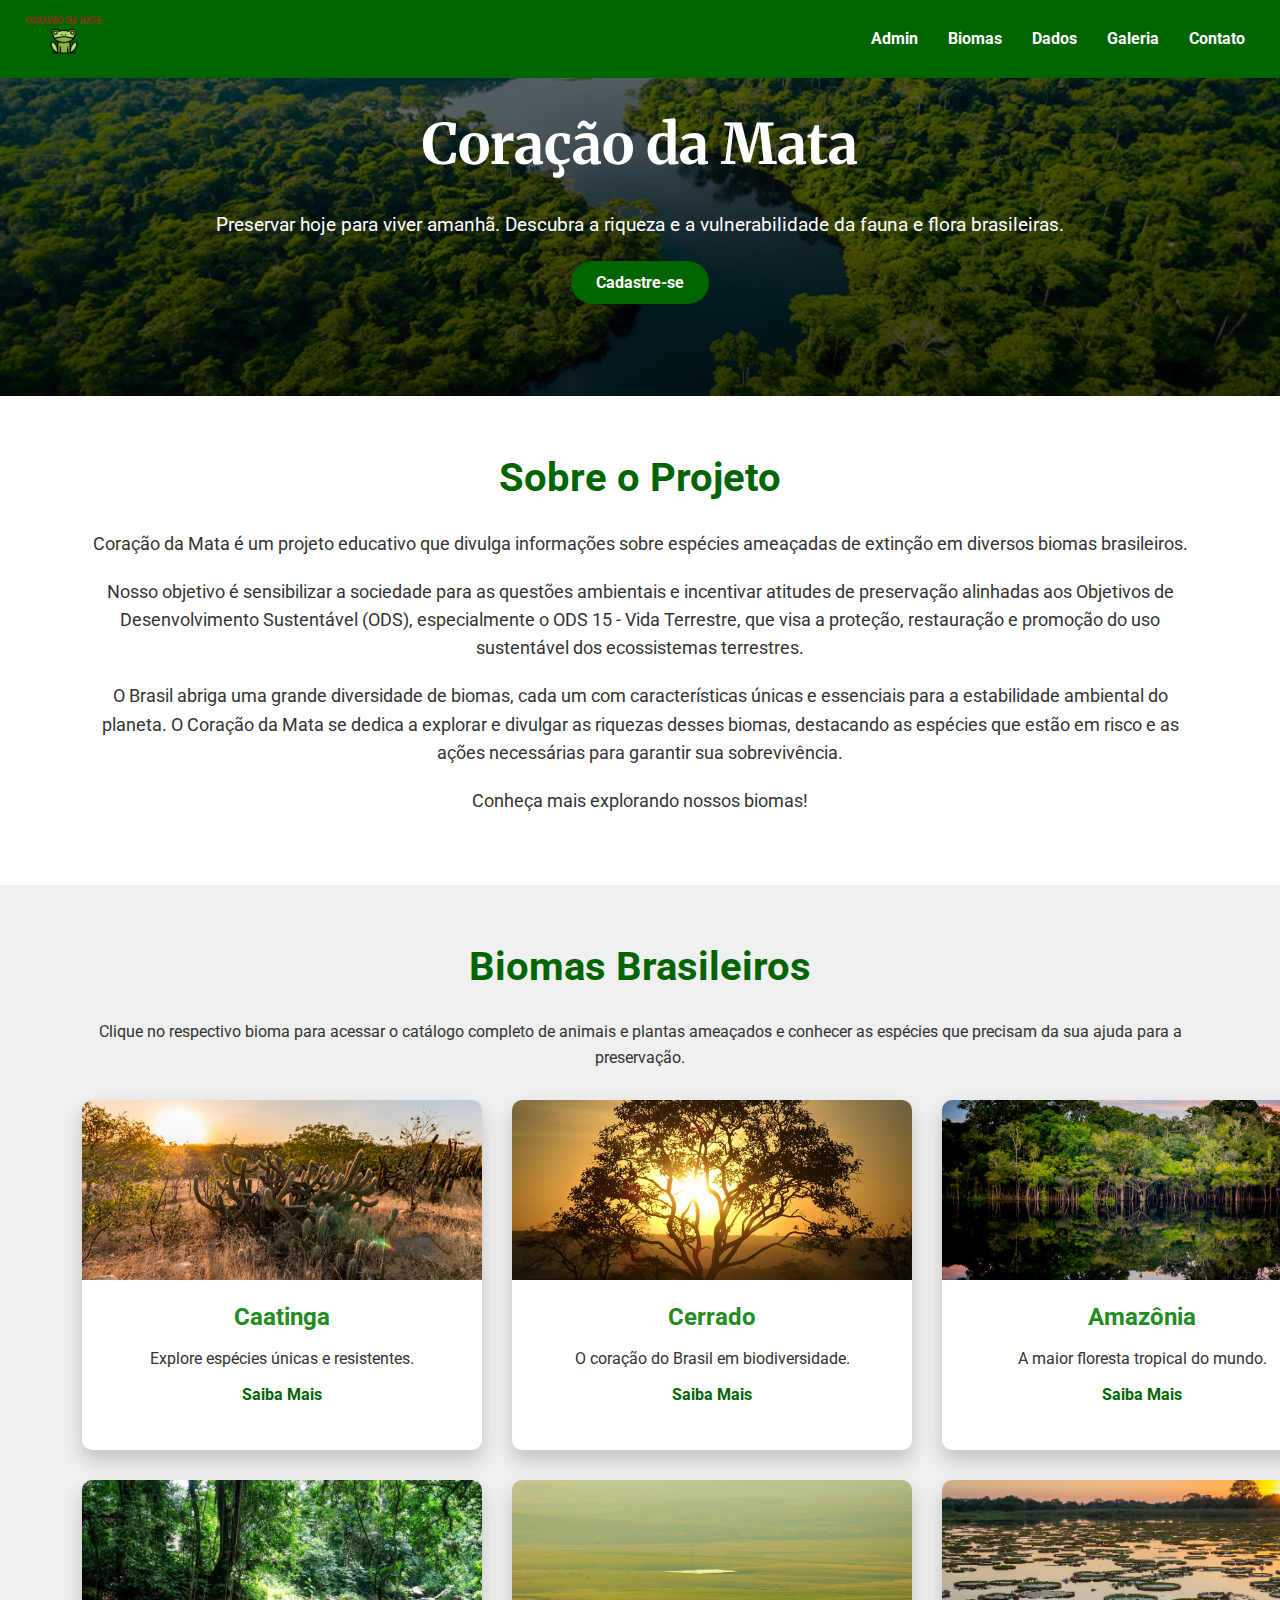
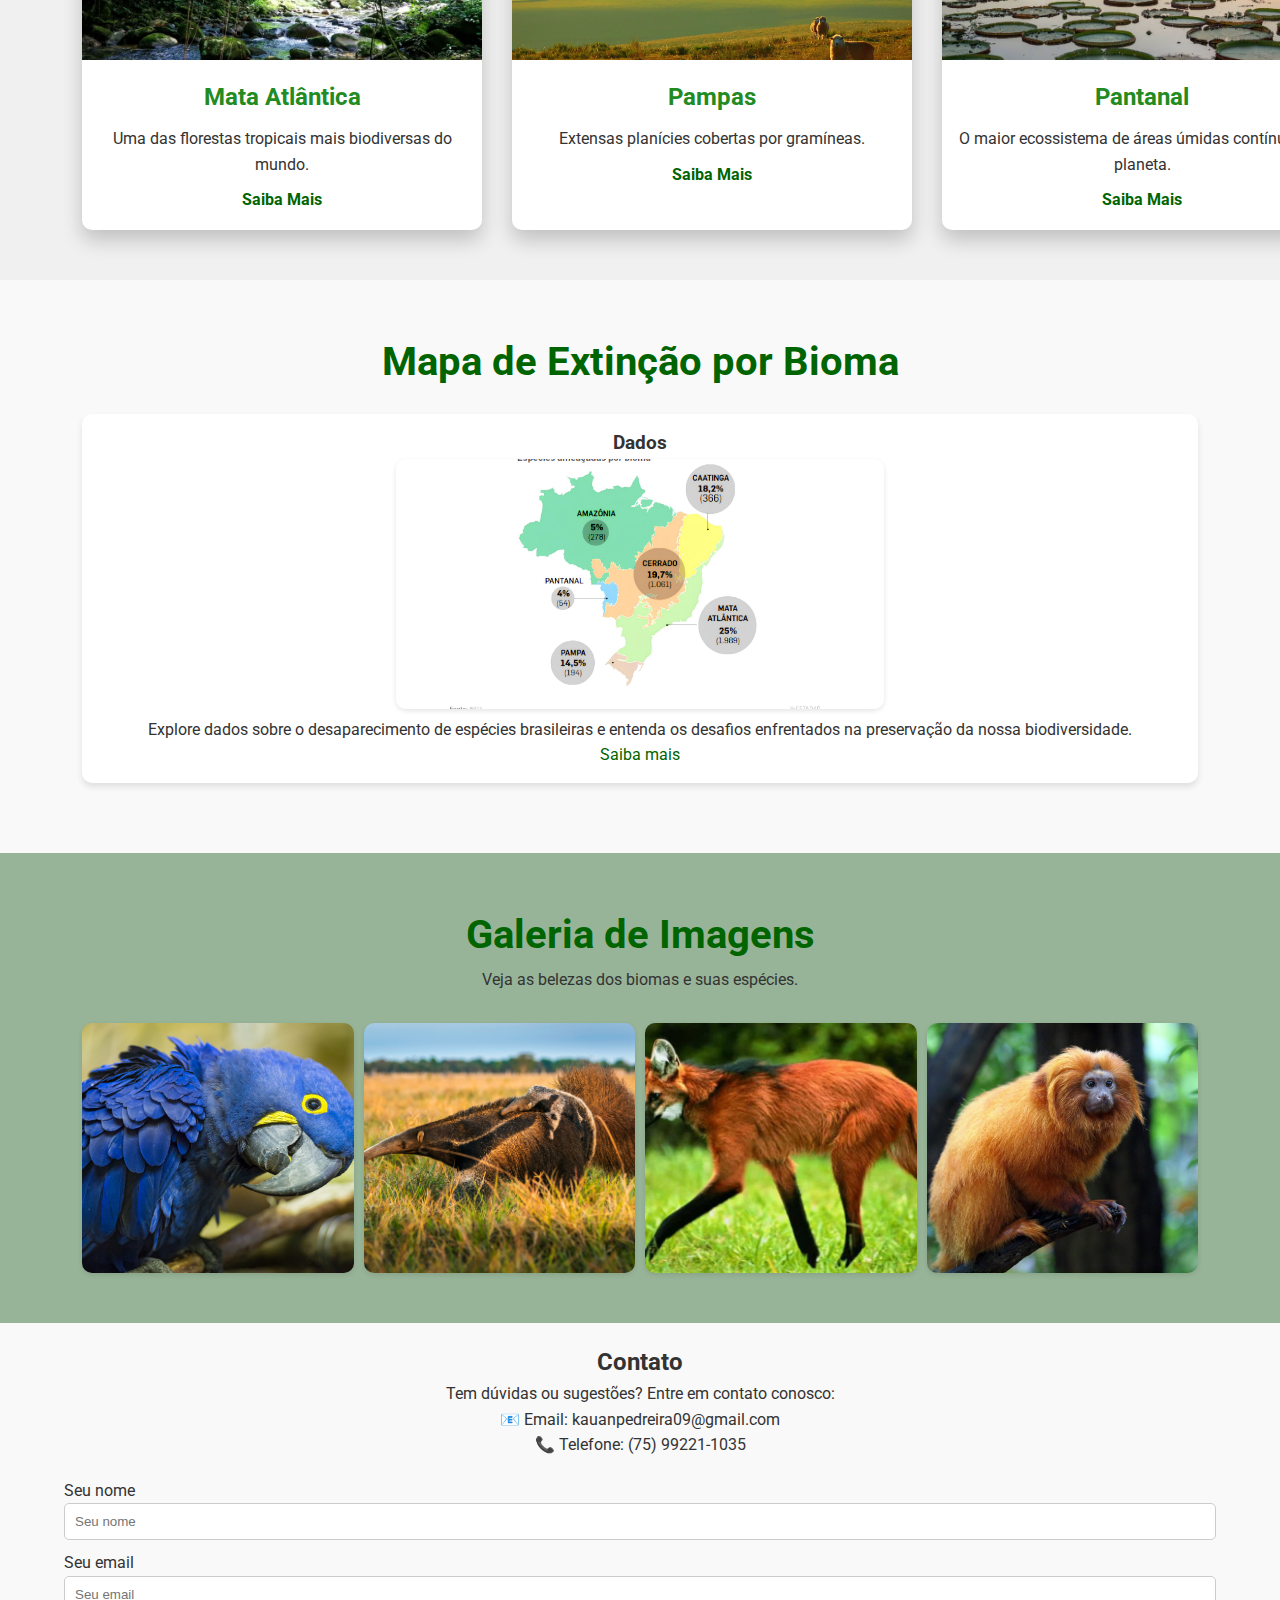
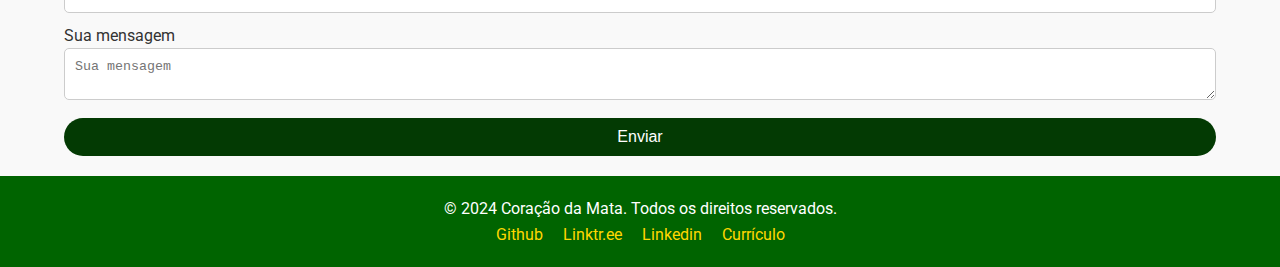
<file: index.html>
<!DOCTYPE html>
<html lang="pt-BR">
<head>
    <meta charset="UTF-8">
    <meta name="viewport" content="width=device-width, initial-scale=1.0">
    <meta name="description" content="Coração da Mata - Um projeto educativo dedicado à preservação ambiental e sensibilização sobre espécies ameaçadas nos biomas brasileiros.">
    <title>Coração da Mata</title>
    <link href="https://fonts.googleapis.com/css2?family=Roboto:wght@400;700&family=Merriweather:wght@400;700&display=swap" rel="stylesheet">
    <link rel="stylesheet" href="styles.css">
</head>
<body>
    <header class="hero">
        <nav class="navigation">
            <div class="logo">
                <img src="./image/logo.png" alt="Logotipo do projeto Coração da Mata" />
            </div>
            <ul class="menu">
                <li><a href="admin.html">Admin</a></li>
                <li><a href="#biomes">Biomas</a></li>
                <li><a href="#dados">Dados</a></li>
                <li><a href="#gallery">Galeria</a></li>
                <li><a href="#contact">Contato</a></li>
            </ul>
        </nav>
        <div class="container hero-content">
            <h1>Coração da Mata</h1>
            <p>Preservar hoje para viver amanhã. Descubra a riqueza e a vulnerabilidade da fauna e flora brasileiras.</p>
            <a href="cadastro.html" class="cta-button">Cadastre-se</a>
        </div>
    </header>

    <main>
        <section id="about" class="about">
            <div class="container">
                <h2>Sobre o Projeto</h2>
                <p>Coração da Mata é um projeto educativo que divulga informações sobre espécies ameaçadas de extinção em diversos biomas brasileiros.</p>
                <p>Nosso objetivo é sensibilizar a sociedade para as questões ambientais e incentivar atitudes de preservação alinhadas aos Objetivos de Desenvolvimento Sustentável (ODS), especialmente o ODS 15 - Vida Terrestre, que visa a proteção, restauração e promoção do uso sustentável dos ecossistemas terrestres.</p>

                <p>O Brasil abriga uma grande diversidade de biomas, cada um com características únicas e essenciais para a estabilidade ambiental do planeta. O Coração da Mata se dedica a explorar e divulgar as riquezas desses biomas, destacando as espécies que estão em risco e as ações necessárias para garantir sua sobrevivência.</p>
                <p>Conheça mais explorando nossos biomas!</p>
            </div>
        </section>

        <section id="biomes" class="biomes">
            <div class="container">
                <h2>Biomas Brasileiros</h2>
                <p>Clique no respectivo bioma para acessar o catálogo completo de animais e plantas ameaçados e conhecer as espécies que precisam da sua ajuda para a preservação.</p>
                <div class="biomes-grid">
                    <div class="biome">
                        <img src="./image/caatinga.jpg" alt="Caatinga" class="biome-img" loading="lazy">
                        <h3>Caatinga</h3>
                        <p>Explore espécies únicas e resistentes.</p>
                        <a href="caatinga.html" class="learn-more">Saiba Mais</a>
                    </div>
                    <div class="biome">
                        <img src="./image/cerrado.jpg" alt="Cerrado" class="biome-img" loading="lazy">
                        <h3>Cerrado</h3>
                        <p>O coração do Brasil em biodiversidade.</p>
                        <a href="cerrado.html" class="learn-more">Saiba Mais</a>
                    </div>
                    <div class="biome">
                        <img src="./image/amazonia.jpg" alt="Amazônia" class="biome-img" loading="lazy">
                        <h3>Amazônia</h3>
                        <p>A maior floresta tropical do mundo.</p>
                        <a href="amazonia.html" class="learn-more">Saiba Mais</a>
                    </div>
                    <div class="biome">
                        <img src="./image/mata-atlantica.jpg" alt="Mata Atlântica" class="biome-img" loading="lazy">
                        <h3>Mata Atlântica</h3>
                        <p>Uma das florestas tropicais mais biodiversas do mundo.</p>
                        <a href="atlantica.html" class="learn-more">Saiba Mais</a>
                    </div>
                    <div class="biome">
                        <img src="./image/pampas.jpg" alt="Pampas" class="biome-img" loading="lazy">
                        <h3>Pampas</h3>
                        <p>Extensas planícies cobertas por gramíneas.</p>
                        <a href="pampa.html" class="learn-more">Saiba Mais</a>
                    </div>
                    <div class="biome">
                        <img src="./image/pantanal.jpg" alt="Pantanal" class="biome-img" loading="lazy">
                        <h3>Pantanal</h3>
                        <p>O maior ecossistema de áreas úmidas contínuas do planeta.</p>
                        <a href="pantanal.html" class="learn-more">Saiba Mais</a>
                    </div>
                </div>
            </div>
        </section>

        <section id="dados" class="dados">
            <div class="container">
                <h2>Mapa de Extinção por Bioma</h2>
                <ul class="event-list">
                    <li>
                        <h3>Dados</h3>
                        <img src="./image/mapa.jpg" alt="Mapa de Extinção" loading="lazy">
                        <p>Explore dados sobre o desaparecimento de espécies brasileiras e entenda os desafios enfrentados na preservação da nossa biodiversidade.</p>
                        <a href="#">Saiba mais</a>
                    </li>
                </ul>
            </div>
        </section>

        <section id="gallery" class="gallery">
            <div class="container">
                <h2>Galeria de Imagens</h2>
                <p>Veja as belezas dos biomas e suas espécies.</p>
                <div class="gallery-grid">
                    <img src="./image/arara.jpeg" alt="Arara Azul" loading="lazy">
                    <img src="./image/tamandua.jpg" alt="Tamanduá Bandeira" loading="lazy">
                    <img src="./image/loboguara.jpg" alt="Lobo Guará" loading="lazy">
                    <img src="./image/mico.jpg" alt="Mico Leão Dourado" loading="lazy">
                </div>
            </div>
        </section>

        <section id="contact" class="contact">
            <div class="container">
                <h2>Contato</h2>
                <p>Tem dúvidas ou sugestões? Entre em contato conosco:</p>
                <ul>
                    <p><span>📧</span> Email: kauanpedreira09@gmail.com</p>
                    <p><span>📞</span> Telefone: (75) 99221-1035</p>
                </ul>
                <form class="contact-form">
                    <label for="name">Seu nome</label>
                    <input type="text" id="name" name="name" placeholder="Seu nome" maxlength="50" required>
                    
                    <label for="email">Seu email</label>
                    <input type="email" id="email" name="email" placeholder="Seu email" maxlength="100" required>
                    
                    <label for="message">Sua mensagem</label>
                    <textarea id="message" name="message" placeholder="Sua mensagem" maxlength="500" required></textarea>
                    
                    <button type="submit" aria-label="Enviar mensagem">Enviar</button>
                </form>
            </div>
        </section>
    </main>

    <footer>
        <div class="container">
            <p>&copy; 2024 Coração da Mata. Todos os direitos reservados.</p>
            <ul class="social-media">
                <li><a href="https://github.com/KauanPedreira" aria-label="Acesse nosso GitHub">Github</a></li>
                <li><a href="https://linktr.ee/kauanpedreira" aria-label="Veja nosso Linktree">Linktr.ee</a></li>
                <li><a href="https://www.linkedin.com/in/kauanpedreira/" aria-label="Nosso LinkedIn">Linkedin</a></li>
                <li><a href="https://kauanpedreira.github.io/Curriculo/" aria-label="Currículo">Currículo</a></li>
            </ul>
        </div>
    </footer>
</body>
</html>
</file>
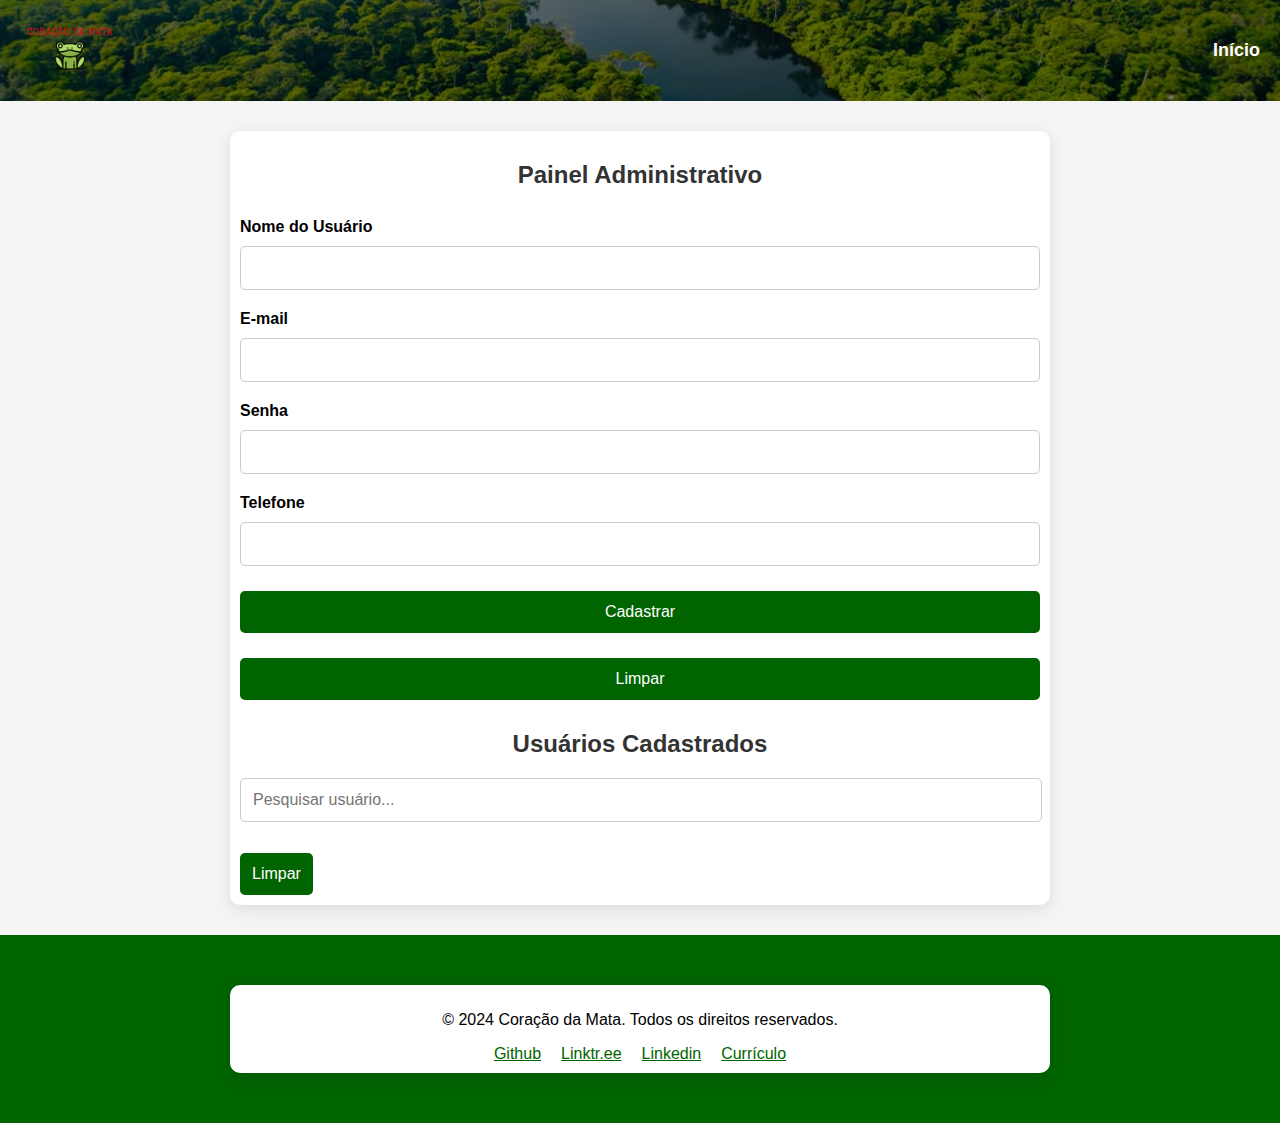
<file: admin.html>
<!DOCTYPE html>
<html lang="pt-BR">
<head>
    <meta charset="UTF-8">
    <meta name="viewport" content="width=device-width, initial-scale=1.0">
    <title>Admin - Coração da Mata</title>
    <link rel="stylesheet" href="admin.css">
</head>
<body>
    <header class="hero">
        <nav class="navigation">
            <div class="logo">
                <img src="./image/logo.png" alt="Logo Coração da Mata" />
            </div>
            <ul class="menu">
                <li><a href="index.html">Início</a></li>
            </ul>
        </nav>
    </header>

    <main class="container">
        <section class="form-section">
            <h2>Painel Administrativo</h2>
            <form id="admin-form">
                <label for="nome">Nome do Usuário</label>
                <input type="text" id="nome" name="nome" required>

                <label for="email">E-mail</label>
                <input type="email" id="email" name="email" required>

                <label for="senha">Senha</label>
                <input type="password" id="senha" name="senha" required>

                <label for="telefone">Telefone</label>
                <input type="tel" id="telefone" name="telefone" required>

                <button type="button" id="cadastrar">Cadastrar</button>
                <button type="button" id="limpar-campos">Limpar</button>
            </form>
        </section>

        <section class="lista-usuarios">
            <h2>Usuários Cadastrados</h2>
            <input type="text" id="pesquisa" placeholder="Pesquisar usuário...">
            <ul id="lista"></ul>
            <button type="button" id="limpar">Limpar</button>
        </section>
    </main>
    
    <script src="admin.js" defer></script>


    <footer>
        <div class="container">
            <p>&copy; 2024 Coração da Mata. Todos os direitos reservados.</p>
            <ul class="social-media">
                <li><a href="https://github.com/KauanPedreira" aria-label="Acesse nosso GitHub">Github</a></li>
                <li><a href="https://linktr.ee/kauanpedreira" aria-label="Veja nosso Linktree">Linktr.ee</a></li>
                <li><a href="https://www.linkedin.com/in/kauanpedreira/" aria-label="Nosso LinkedIn">Linkedin</a></li>
                <li><a href="https://kauanpedreira.github.io/Curriculo/" aria-label="Currículo">Currículo</a></li>
            </ul>
        </div>
    </footer>
    
</body>
</html>
</file>
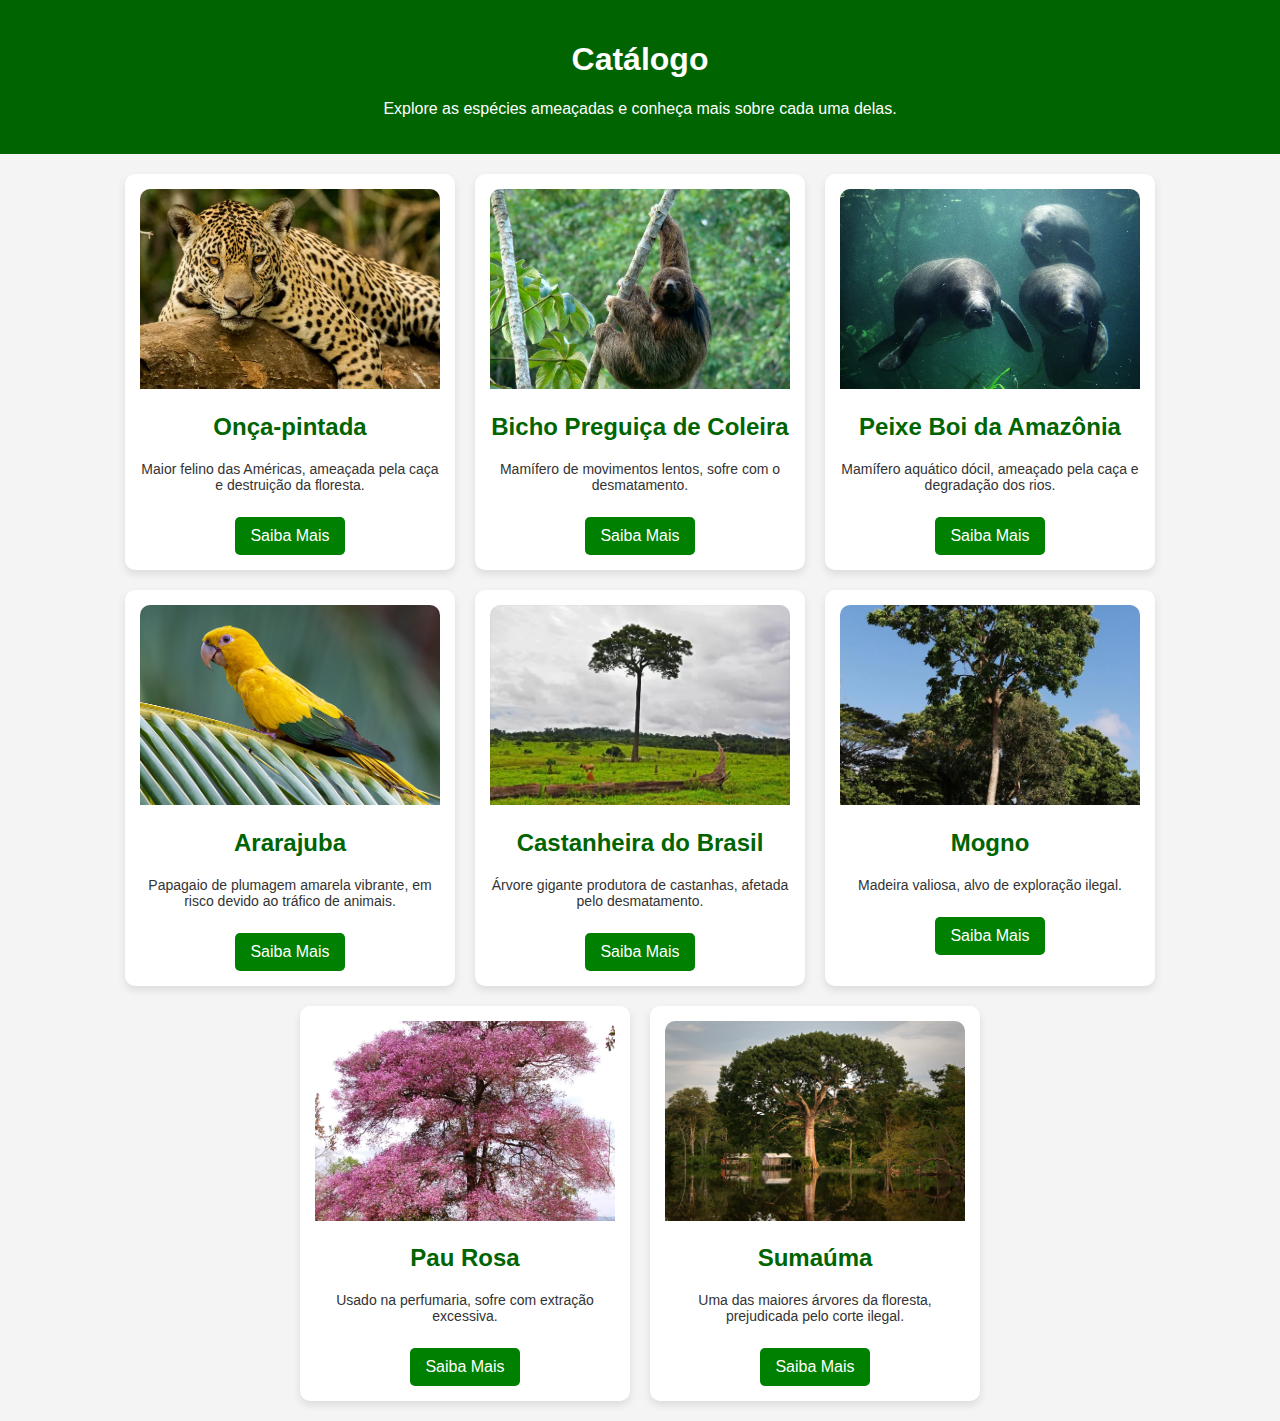
<file: amazonia.html>
<!DOCTYPE html>
<html lang="pt-BR">
<head>
    <meta charset="UTF-8">
    <meta name="viewport" content="width=device-width, initial-scale=1.0">
    <title>Catálogo de Animais</title>
    <link rel="stylesheet" href="amazonia.css">
</head>
<body>
    
    <header>
        <h1>Catálogo</h1>
        <p>Explore as espécies ameaçadas e conheça mais sobre cada uma delas.</p>
    </header>
    
    <section class="catalogo">
        <div class="card">
            <img src="./amazonia/onca.webp" alt="Onça-pintada">
            <h2>Onça-pintada</h2>
            <p>Maior felino das Américas, ameaçada pela caça e destruição da floresta.</p>
            <a href="#">Saiba Mais</a>
        </div>

        <div class="card">
            <img src="./amazonia/preguica.webp" alt="Bicho-preguiça-de-coleira">
            <h2>Bicho Preguiça de Coleira</h2>
            <p>Mamífero de movimentos lentos, sofre com o desmatamento.</p>
            <a href="#">Saiba Mais</a>
        </div>

        <div class="card">
            <img src="./amazonia/boi.webp" alt="Peixe-boi-da-amazônia">
            <h2>Peixe Boi da Amazônia</h2>
            <p>Mamífero aquático dócil, ameaçado pela caça e degradação dos rios.</p>
            <a href="#">Saiba Mais</a>
        </div>

        <div class="card">
            <img src="./amazonia/ararajuba.jpg" alt="ararajuba">
            <h2>Ararajuba</h2>
            <p>Papagaio de plumagem amarela vibrante, em risco devido ao tráfico de animais.</p>
            <a href="#">Saiba Mais</a>
        </div>

        <div class="card">
            <img src="./amazonia/castanheira.webp" alt="Castanheira-do-Brasil">
            <h2>Castanheira do Brasil</h2>
            <p>Árvore gigante produtora de castanhas, afetada pelo desmatamento.</p>
            <a href="#">Saiba Mais</a>
        </div>

        <div class="card">
            <img src="./amazonia/mogno.jpg" alt="Mogno">
            <h2>Mogno</h2>
            <p>Madeira valiosa, alvo de exploração ilegal.</p>
            <a href="#">Saiba Mais</a>
        </div>

        <div class="card">
            <img src="./amazonia/rosa.webp" alt="Pau-rosa">
            <h2>Pau Rosa</h2>
            <p> Usado na perfumaria, sofre com extração excessiva.</p>
            <a href="#">Saiba Mais</a>
        </div>

        <div class="card">
            <img src="./amazonia/sumauma.png" alt="Sumauma">
            <h2>Sumaúma</h2>
            <p>Uma das maiores árvores da floresta, prejudicada pelo corte ilegal.</p>
            <a href="#">Saiba Mais</a>
        </div>
    </section>
</body>
</html>
</file>
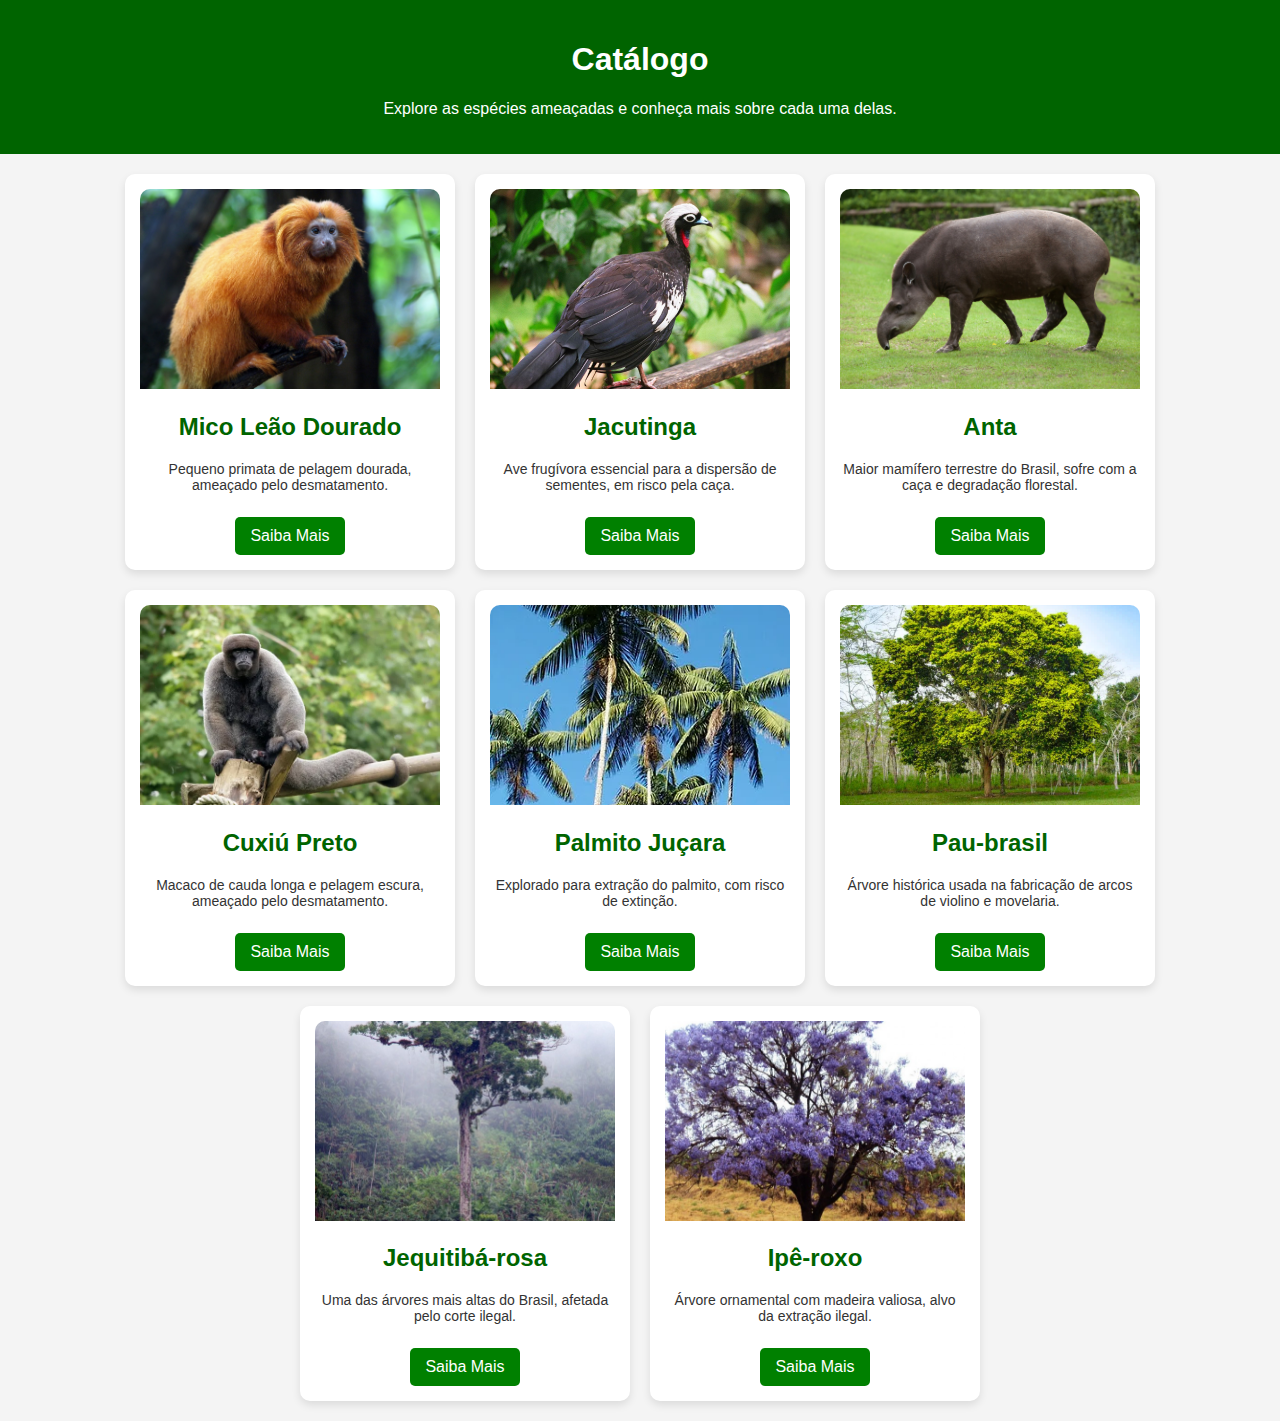
<file: atlantica.html>
<!DOCTYPE html>
<html lang="pt-BR">
<head>
    <meta charset="UTF-8">
    <meta name="viewport" content="width=device-width, initial-scale=1.0">
    <title>Catálogo de Animais</title>
    <link rel="stylesheet" href="atlantica.css">
</head>
<body>
    
    <header>
        <h1>Catálogo</h1>
        <p>Explore as espécies ameaçadas e conheça mais sobre cada uma delas.</p>
    </header>
    
    <section class="catalogo">
        <div class="card">
            <img src="./image/mico.jpg" alt="Mico-leão-dourado">
            <h2>Mico Leão Dourado</h2>
            <p>Pequeno primata de pelagem dourada, ameaçado pelo desmatamento.</p>
            <a href="#">Saiba Mais</a>
        </div>

        <div class="card">
            <img src="./atlantica/jacutinga.jpg" alt="jacutinga">
            <h2>Jacutinga</h2>
            <p>Ave frugívora essencial para a dispersão de sementes, em risco pela caça.</p>
            <a href="#">Saiba Mais</a>
        </div>

        <div class="card">
            <img src="./atlantica/anta.jpg" alt="anta">
            <h2>Anta</h2>
            <p>Maior mamífero terrestre do Brasil, sofre com a caça e degradação florestal.</p>
            <a href="#">Saiba Mais</a>
        </div>

        <div class="card">
            <img src="./atlantica/caxiu.webp" alt="Cuxiú-preto">
            <h2>Cuxiú Preto</h2>
            <p>Macaco de cauda longa e pelagem escura, ameaçado pelo desmatamento.</p>
            <a href="#">Saiba Mais</a>
        </div>

        <div class="card">
            <img src="./atlantica/jucara.webp" alt="Palmito-jucara">
            <h2>Palmito Juçara</h2>
            <p>Explorado para extração do palmito, com risco de extinção.</p>
            <a href="#">Saiba Mais</a>
        </div>

        <div class="card">
            <img src="./atlantica/brasil.webp" alt="Pau-brasil">
            <h2>Pau-brasil</h2>
            <p>Árvore histórica usada na fabricação de arcos de violino e movelaria.</p>
            <a href="#">Saiba Mais</a>
        </div>

        <div class="card">
            <img src="./atlantica/jequitiba.jpg" alt="Jequitiba-rosa">
            <h2>Jequitibá-rosa</h2>
            <p> Uma das árvores mais altas do Brasil, afetada pelo corte ilegal.</p>
            <a href="#">Saiba Mais</a>
        </div>

        <div class="card">
            <img src="./atlantica/roxo.jpg" alt="Ipe-roxo">
            <h2>Ipê-roxo</h2>
            <p>Árvore ornamental com madeira valiosa, alvo da extração ilegal.</p>
            <a href="#">Saiba Mais</a>
        </div>
    </section>
</body>
</html>
</file>
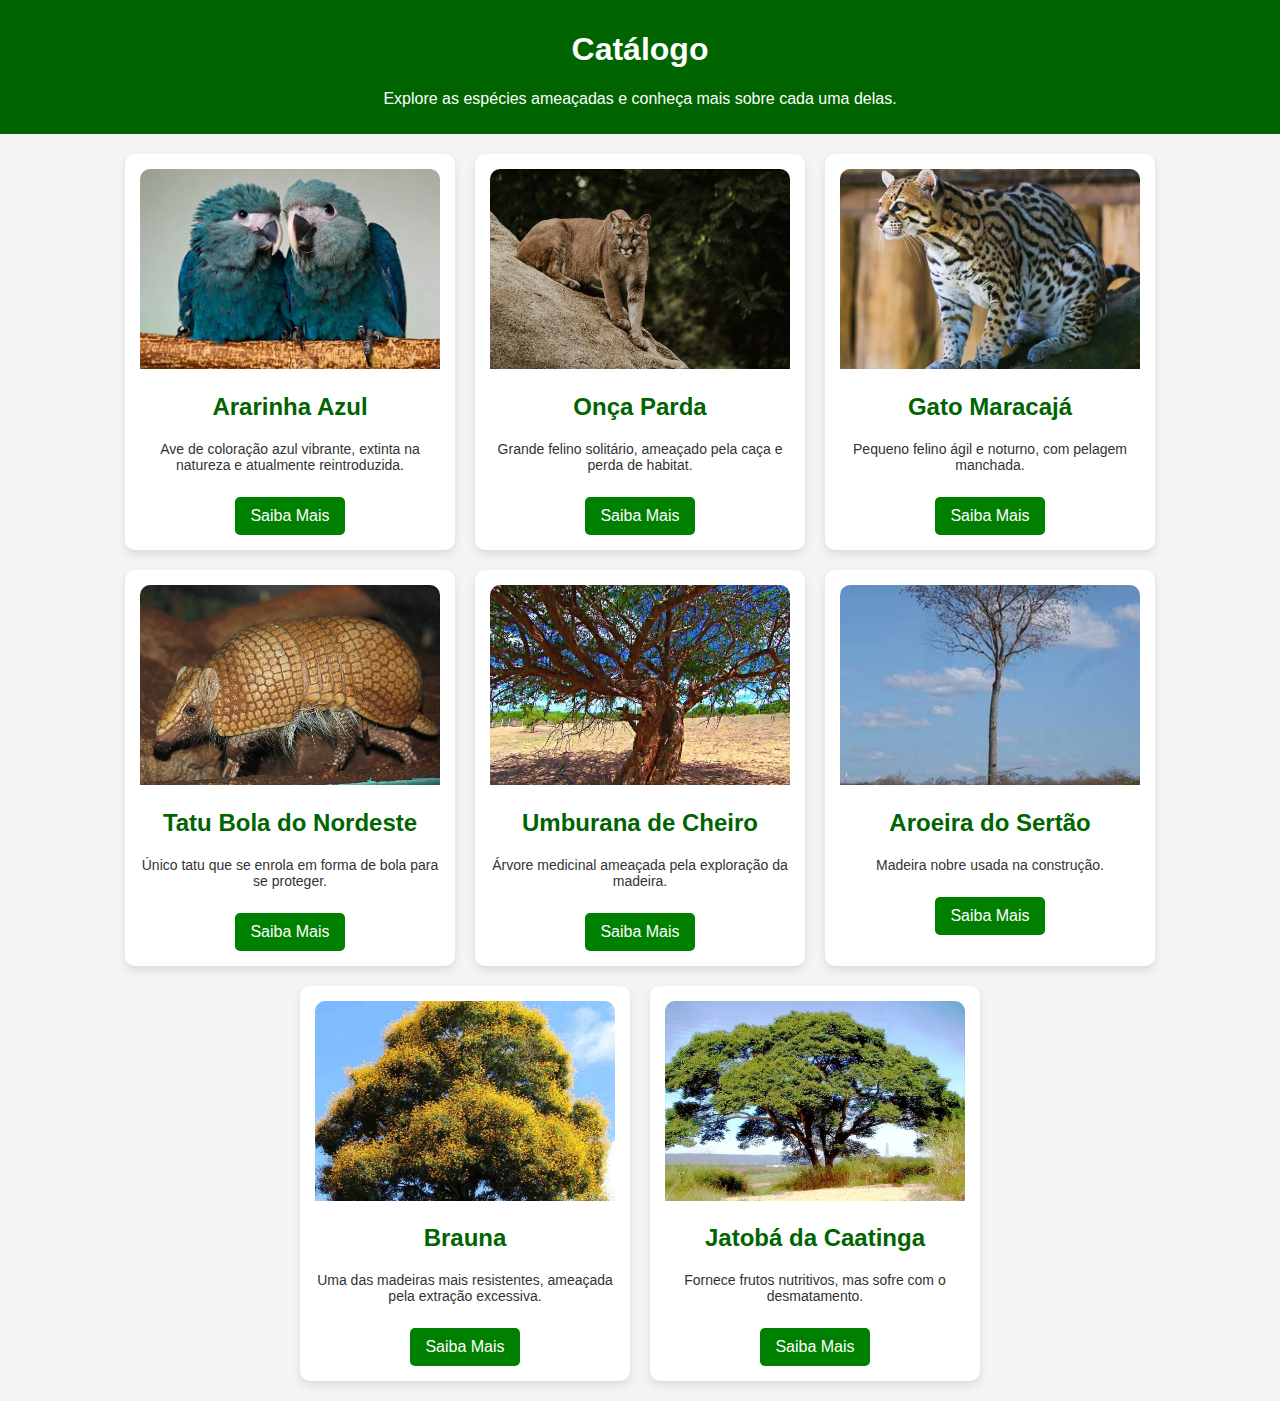
<file: caatinga.html>
<!DOCTYPE html>
<html lang="pt-BR">
<head>
    <meta charset="UTF-8">
    <meta name="viewport" content="width=device-width, initial-scale=1.0">
    <title>Catálogo de Animais</title>
    <link rel="stylesheet" href="caatinga.css">
</head>
<body>
    
    <header>
        <h1>Catálogo</h1>
        <p>Explore as espécies ameaçadas e conheça mais sobre cada uma delas.</p>
    </header>
    
    <section class="catalogo">
        <div class="card">
            <img src="./caatinga/ararinha.webp" alt="Ararinha-Azul">
            <h2>Ararinha Azul</h2>
            <p>Ave de coloração azul vibrante, extinta na natureza e atualmente reintroduzida.</p>
            <a href="#">Saiba Mais</a>
        </div>

        <div class="card">
            <img src="./caatinga/oncaparda.jpg" alt="Onça-Parda">
            <h2>Onça Parda</h2>
            <p>Grande felino solitário, ameaçado pela caça e perda de habitat.</p>
            <a href="#">Saiba Mais</a>
        </div>

        <div class="card">
            <img src="./caatinga/maracaja.webp" alt="Gato-Maracaja">
            <h2>Gato Maracajá</h2>
            <p>Pequeno felino ágil e noturno, com pelagem manchada.</p>
            <a href="#">Saiba Mais</a>
        </div>

        <div class="card">
            <img src="./caatinga/tatu.jpg" alt="Tatu-bola-do-nordeste">
            <h2>Tatu Bola do Nordeste</h2>
            <p>Único tatu que se enrola em forma de bola para se proteger.</p>
            <a href="#">Saiba Mais</a>
        </div>

        <div class="card">
            <img src="./caatinga/umburana.jpg" alt="Umburana-de-cheiro">
            <h2>Umburana de Cheiro</h2>
            <p>Árvore medicinal ameaçada pela exploração da madeira.</p>
            <a href="#">Saiba Mais</a>
        </div>

        <div class="card">
            <img src="./caatinga/aroeira.jpg" alt="Aroeira-do-sertão">
            <h2>Aroeira do Sertão</h2>
            <p>Madeira nobre usada na construção.</p>
            <a href="#">Saiba Mais</a>
        </div>

        <div class="card">
            <img src="./caatinga/brauna.jpg" alt="Brauna">
            <h2>Brauna</h2>
            <p> Uma das madeiras mais resistentes, ameaçada pela extração excessiva.</p>
            <a href="#">Saiba Mais</a>
        </div>

        <div class="card">
            <img src="./caatinga/jatoba.jpg" alt="Jatobá-da-caatinga">
            <h2>Jatobá da Caatinga</h2>
            <p>Fornece frutos nutritivos, mas sofre com o desmatamento.</p>
            <a href="#">Saiba Mais</a>
        </div>
    </section>
</body>
</html>
</file>
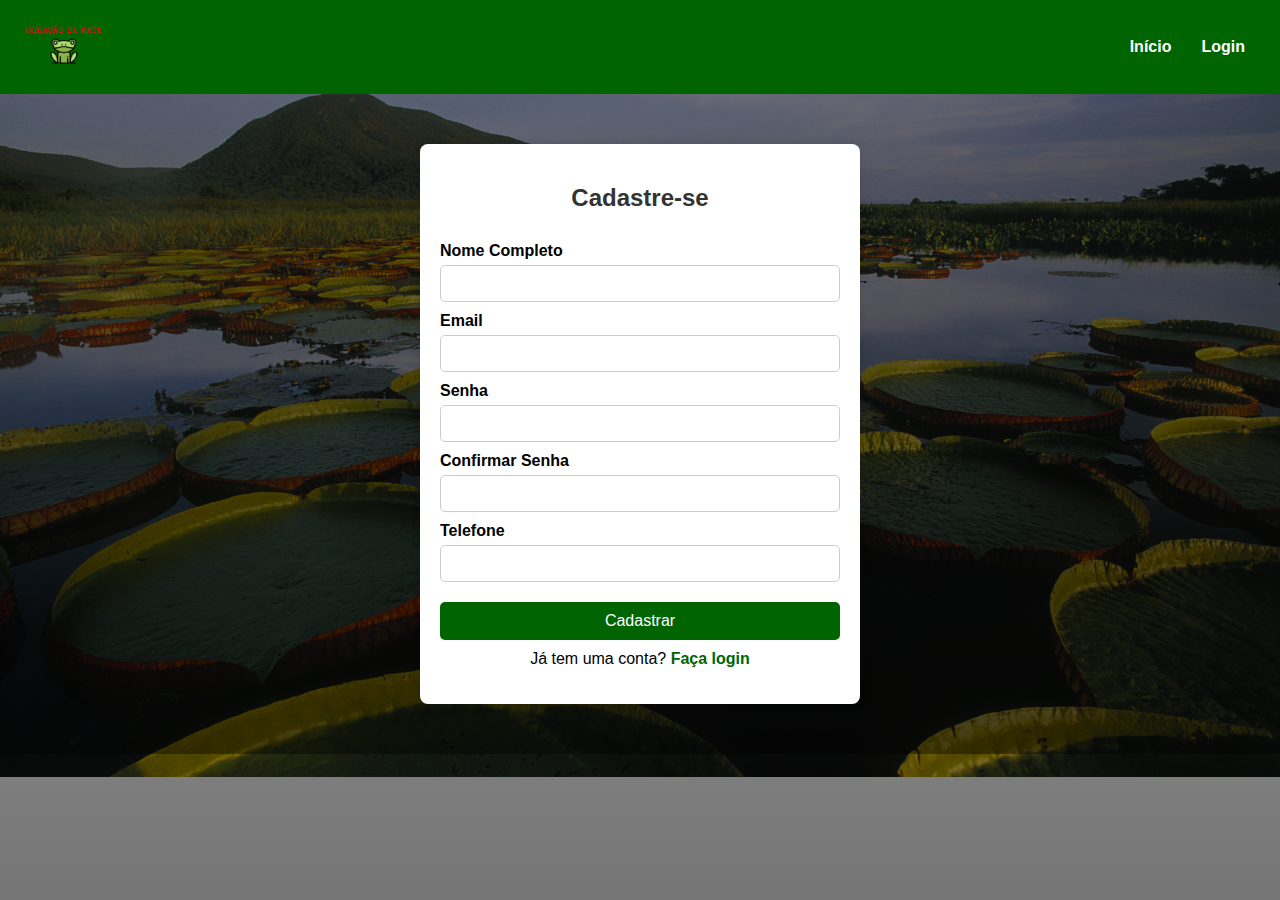
<file: cadastro.html>
<!DOCTYPE html>
<html lang="pt-BR">
<head>
    <meta charset="UTF-8">
    <meta name="viewport" content="width=device-width, initial-scale=1.0">
    <title>Cadastro - Coração da Mata</title>
    <link rel="stylesheet" href="stylecadastro.css">
</head>
<body>
    <header class="hero">
        <nav class="navigation">
            <div class="logo">
                <img src="./image/logo.png" alt="Logotipo do projeto Coração da Mata" />
            </div>
            <ul class="menu">
                <li><a href="index.html">Início</a></li>
                <li><a href="login.html">Login</a></li>
            </ul>
        </nav>
    </header>

    <main class="container">
        <section class="form-section">
            <h2>Cadastre-se</h2>
            <form class="register-form">
                <label for="nome">Nome Completo</label>
                <input type="text" id="nome" name="nome" required>

                <label for="email">Email</label>
                <input type="email" id="email" name="email" required>

                <label for="senha">Senha</label>
                <input type="password" id="senha" name="senha" required>

                <label for="confirmar-senha">Confirmar Senha</label>
                <input type="password" id="confirmar-senha" name="confirmar-senha" required>

                <label for="telefone">Telefone</label>
                <input type="tel" id="telefone" name="telefone" required>

                <button type="submit">Cadastrar</button>
            </form>
            <p>Já tem uma conta? <a href="login.html">Faça login</a></p>
        </section>
    </main>
    <script src="cadastro.js"></script>
</body>
</html>
</file>
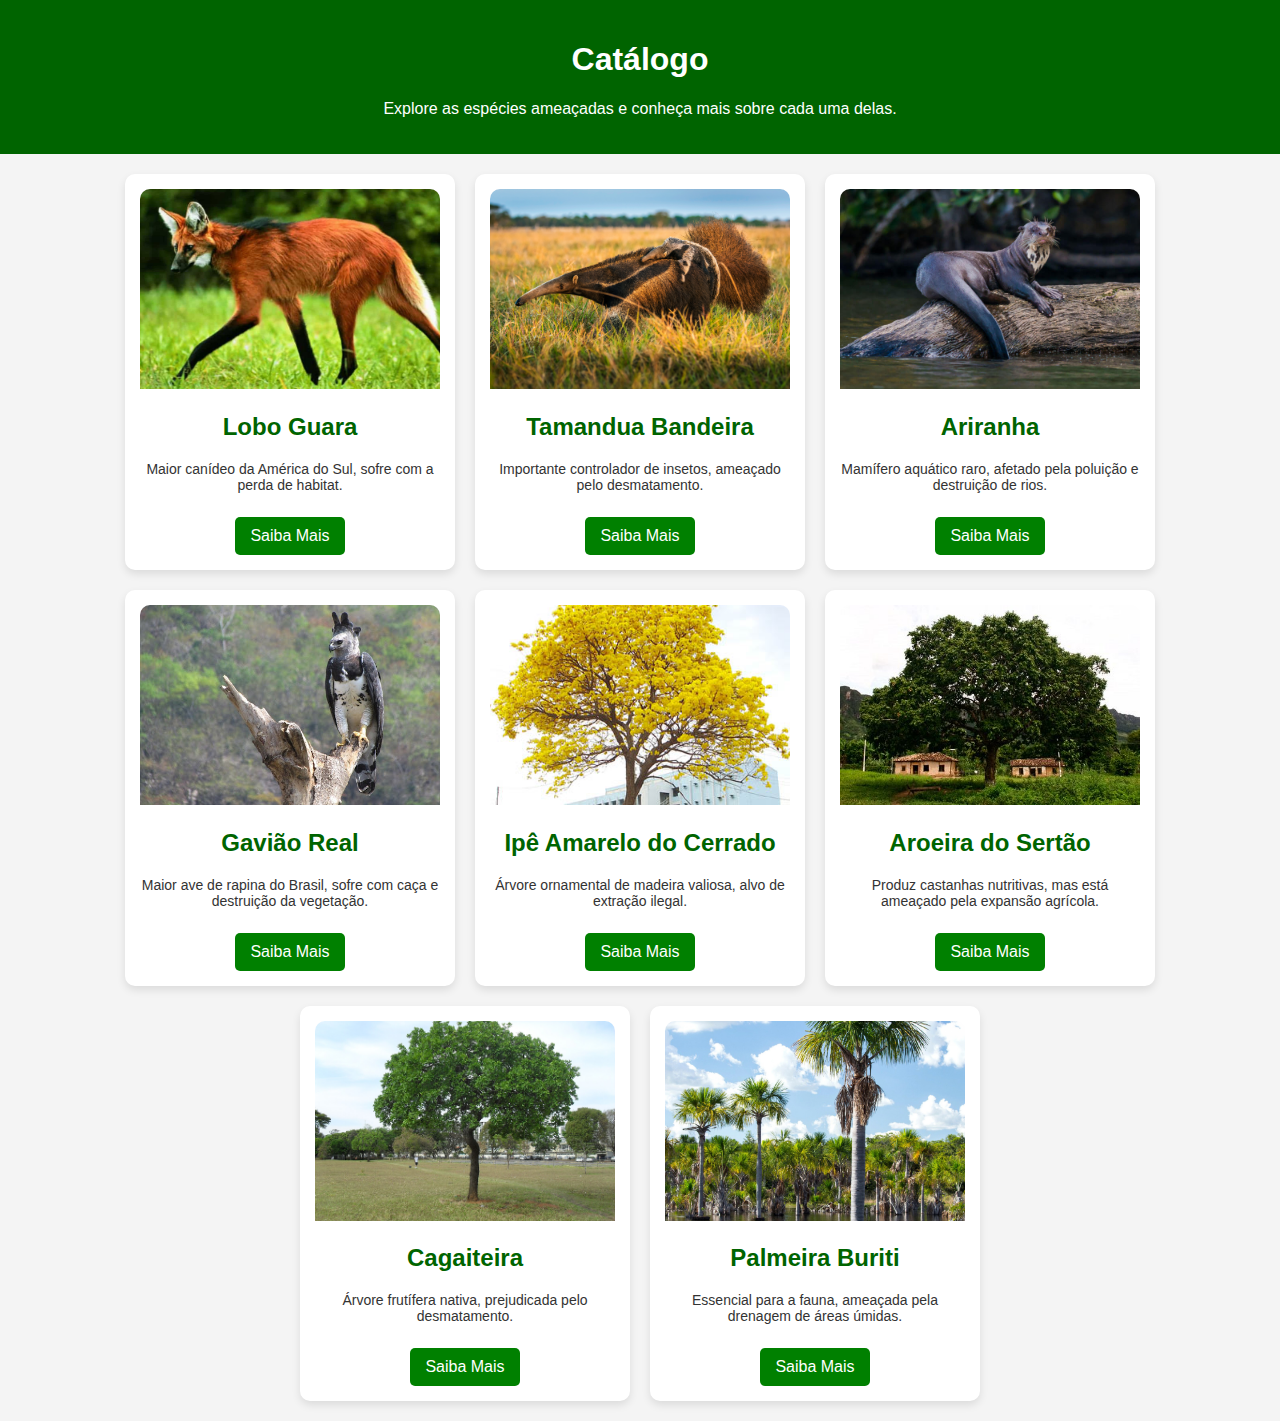
<file: cerrado.html>
<!DOCTYPE html>
<html lang="pt-BR">
<head>
    <meta charset="UTF-8">
    <meta name="viewport" content="width=device-width, initial-scale=1.0">
    <title>Catálogo de Animais</title>
    <link rel="stylesheet" href="cerrado.css">
</head>
<body>
    
    <header>
        <h1>Catálogo</h1>
        <p>Explore as espécies ameaçadas e conheça mais sobre cada uma delas.</p>
    </header>
    
    <section class="catalogo">
        <div class="card">
            <img src="./image/loboguara.jpg" alt="lobo-guara">
            <h2>Lobo Guara</h2>
            <p>Maior canídeo da América do Sul, sofre com a perda de habitat.</p>
            <a href="#">Saiba Mais</a>
        </div>

        <div class="card">
            <img src="./image/tamandua.jpg" alt="Tamandua-Bandeira">
            <h2>Tamandua Bandeira</h2>
            <p>Importante controlador de insetos, ameaçado pelo desmatamento.</p>
            <a href="#">Saiba Mais</a>
        </div>

        <div class="card">
            <img src="./image/ariranha.jpg" alt="Ariranha">
            <h2>Ariranha</h2>
            <p>Mamífero aquático raro, afetado pela poluição e destruição de rios.</p>
            <a href="#">Saiba Mais</a>
        </div>

        <div class="card">
            <img src="./cerrado/gaviao.jpg" alt="Gavião-Real">
            <h2>Gavião Real</h2>
            <p>Maior ave de rapina do Brasil, sofre com caça e destruição da vegetação.</p>
            <a href="#">Saiba Mais</a>
        </div>

        <div class="card">
            <img src="./cerrado/ipe.jpg" alt="Ipê-amarelo-do-cerrado">
            <h2>Ipê Amarelo do Cerrado</h2>
            <p>Árvore ornamental de madeira valiosa, alvo de extração ilegal.</p>
            <a href="#">Saiba Mais</a>
        </div>

        <div class="card">
            <img src="./cerrado/baru.jpg" alt="Baru">
            <h2>Aroeira do Sertão</h2>
            <p>Produz castanhas nutritivas, mas está ameaçado pela expansão agrícola.</p>
            <a href="#">Saiba Mais</a>
        </div>

        <div class="card">
            <img src="./cerrado/cagaiteira.JPG" alt="Cagaiteira">
            <h2>Cagaiteira</h2>
            <p> Árvore frutífera nativa, prejudicada pelo desmatamento.</p>
            <a href="#">Saiba Mais</a>
        </div>

        <div class="card">
            <img src="./cerrado/buriti.jpg" alt="Palmeira-buriti">
            <h2>Palmeira Buriti</h2>
            <p>Essencial para a fauna, ameaçada pela drenagem de áreas úmidas.</p>
            <a href="#">Saiba Mais</a>
        </div>
    </section>
</body>
</html>
</file>
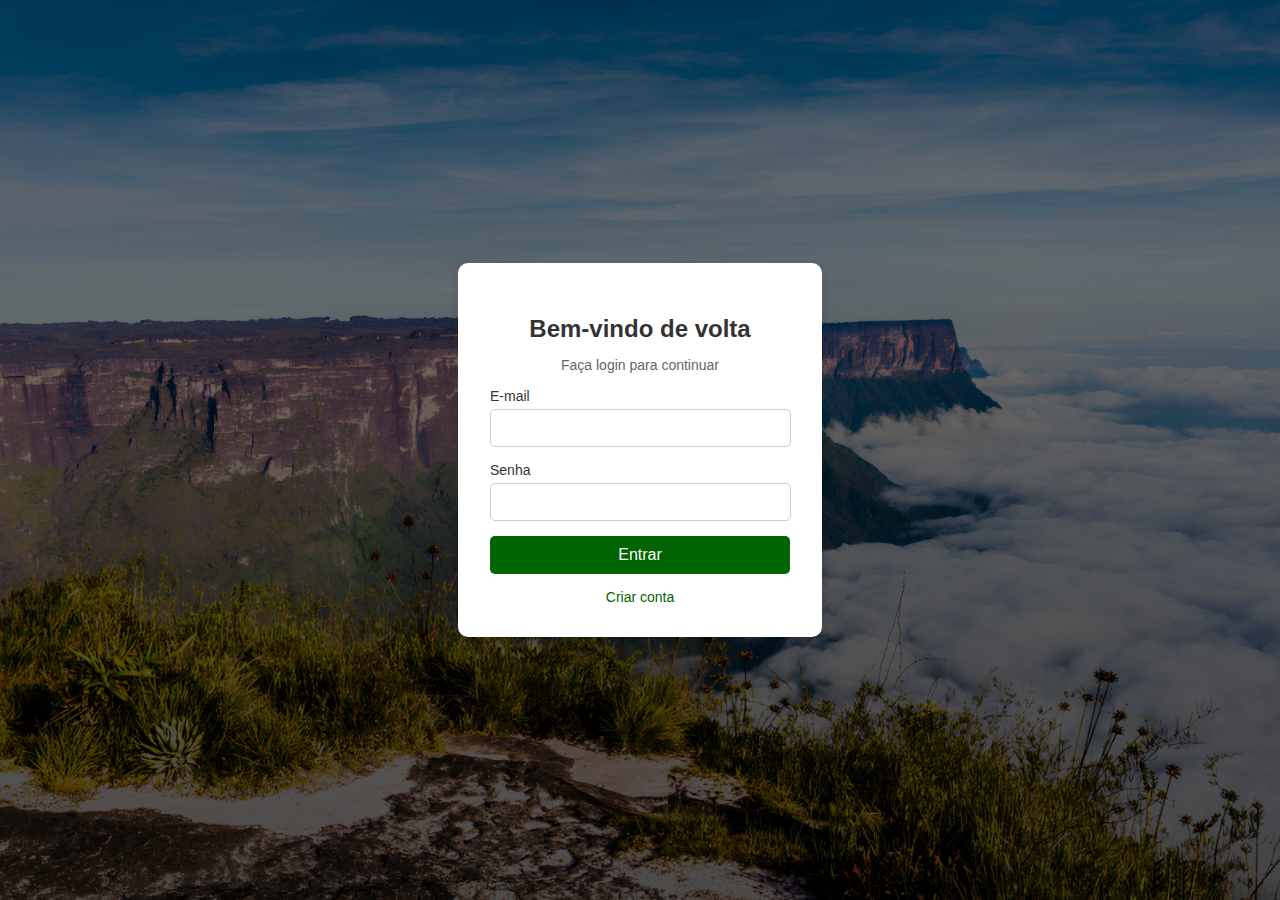
<file: login.html>
<!DOCTYPE html>
<html lang="pt-BR">
<head>
    <meta charset="UTF-8">
    <meta name="viewport" content="width=device-width, initial-scale=1.0">
    <title>Login - Coração da Mata</title>
    <link rel="stylesheet" href="stylelogin.css">
</head>
<body>
    <div class="login-container">
        <h2>Bem-vindo de volta</h2>
        <p>Faça login para continuar</p>
        <form action="#" method="POST">
            <div class="input-group">
                <label for="email">E-mail</label>
                <input type="email" id="email" name="email" required>
            </div>
            <div class="input-group">
                <label for="password">Senha</label>
                <input type="password" id="password" name="password" required>
            </div>
            <button type="submit">Entrar</button>
        </form>
        <div class="links">
            <a href="cadastro.html">Criar conta</a>
        </div>
    </div>
</body>
</html>
</file>
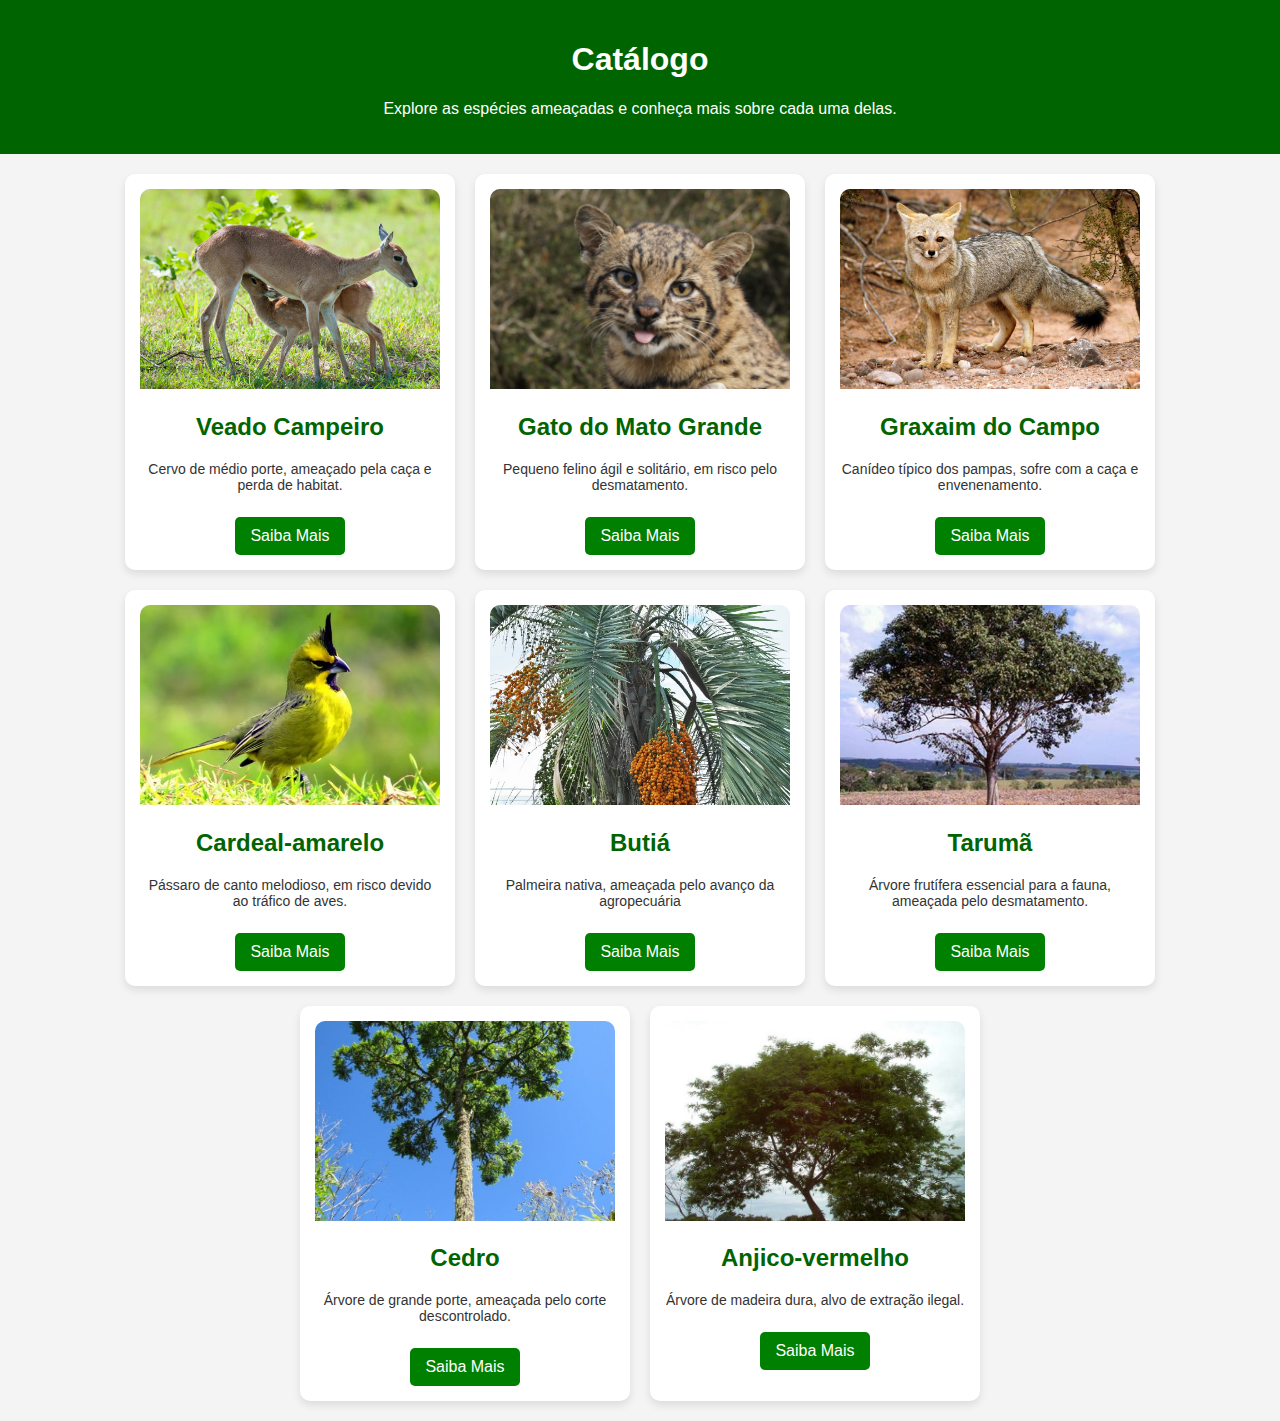
<file: pampa.html>
<!DOCTYPE html>
<html lang="pt-BR">
<head>
    <meta charset="UTF-8">
    <meta name="viewport" content="width=device-width, initial-scale=1.0">
    <title>Catálogo de Animais</title>
    <link rel="stylesheet" href="pampa.css">
</head>
<body>
    
    <header>
        <h1>Catálogo</h1>
        <p>Explore as espécies ameaçadas e conheça mais sobre cada uma delas.</p>
    </header>
    
    <section class="catalogo">
        <div class="card">
            <img src="./pampa/veado.jpg" alt="Veado-campeiro">
            <h2>Veado Campeiro</h2>
            <p>Cervo de médio porte, ameaçado pela caça e perda de habitat.</p>
            <a href="#">Saiba Mais</a>
        </div>

        <div class="card">
            <img src="./pampa/gato.jpg" alt="Gato-do-mato-grande">
            <h2>Gato do Mato Grande</h2>
            <p>Pequeno felino ágil e solitário, em risco pelo desmatamento.</p>
            <a href="#">Saiba Mais</a>
        </div>

        <div class="card">
            <img src="./pampa/graxaim.jpeg" alt="Graxaim-do-campo">
            <h2>Graxaim do Campo</h2>
            <p>Canídeo típico dos pampas, sofre com a caça e envenenamento.</p>
            <a href="#">Saiba Mais</a>
        </div>

        <div class="card">
            <img src="./pampa/cardeal.avif" alt="Cardeal-amarelo">
            <h2>Cardeal-amarelo</h2>
            <p>Pássaro de canto melodioso, em risco devido ao tráfico de aves.</p>
            <a href="#">Saiba Mais</a>
        </div>

        <div class="card">
            <img src="./pampa/butia.webp" alt="butia">
            <h2>Butiá</h2>
            <p>Palmeira nativa, ameaçada pelo avanço da agropecuária</p>
            <a href="#">Saiba Mais</a>
        </div>

        <div class="card">
            <img src="./pampa/taruma.jpg" alt="Taruma">
            <h2>Tarumã</h2>
            <p>Árvore frutífera essencial para a fauna, ameaçada pelo desmatamento.</p>
            <a href="#">Saiba Mais</a>
        </div>

        <div class="card">
            <img src="./pampa/cedro.jpg" alt="Cedro">
            <h2>Cedro</h2>
            <p> Árvore de grande porte, ameaçada pelo corte descontrolado.</p>
            <a href="#">Saiba Mais</a>
        </div>

        <div class="card">
            <img src="./pampa/angico.jpg" alt="Anjico-vermelho">
            <h2>Anjico-vermelho</h2>
            <p>Árvore de madeira dura, alvo de extração ilegal.</p>
            <a href="#">Saiba Mais</a>
        </div>
    </section>
</body>
</html>
</file>
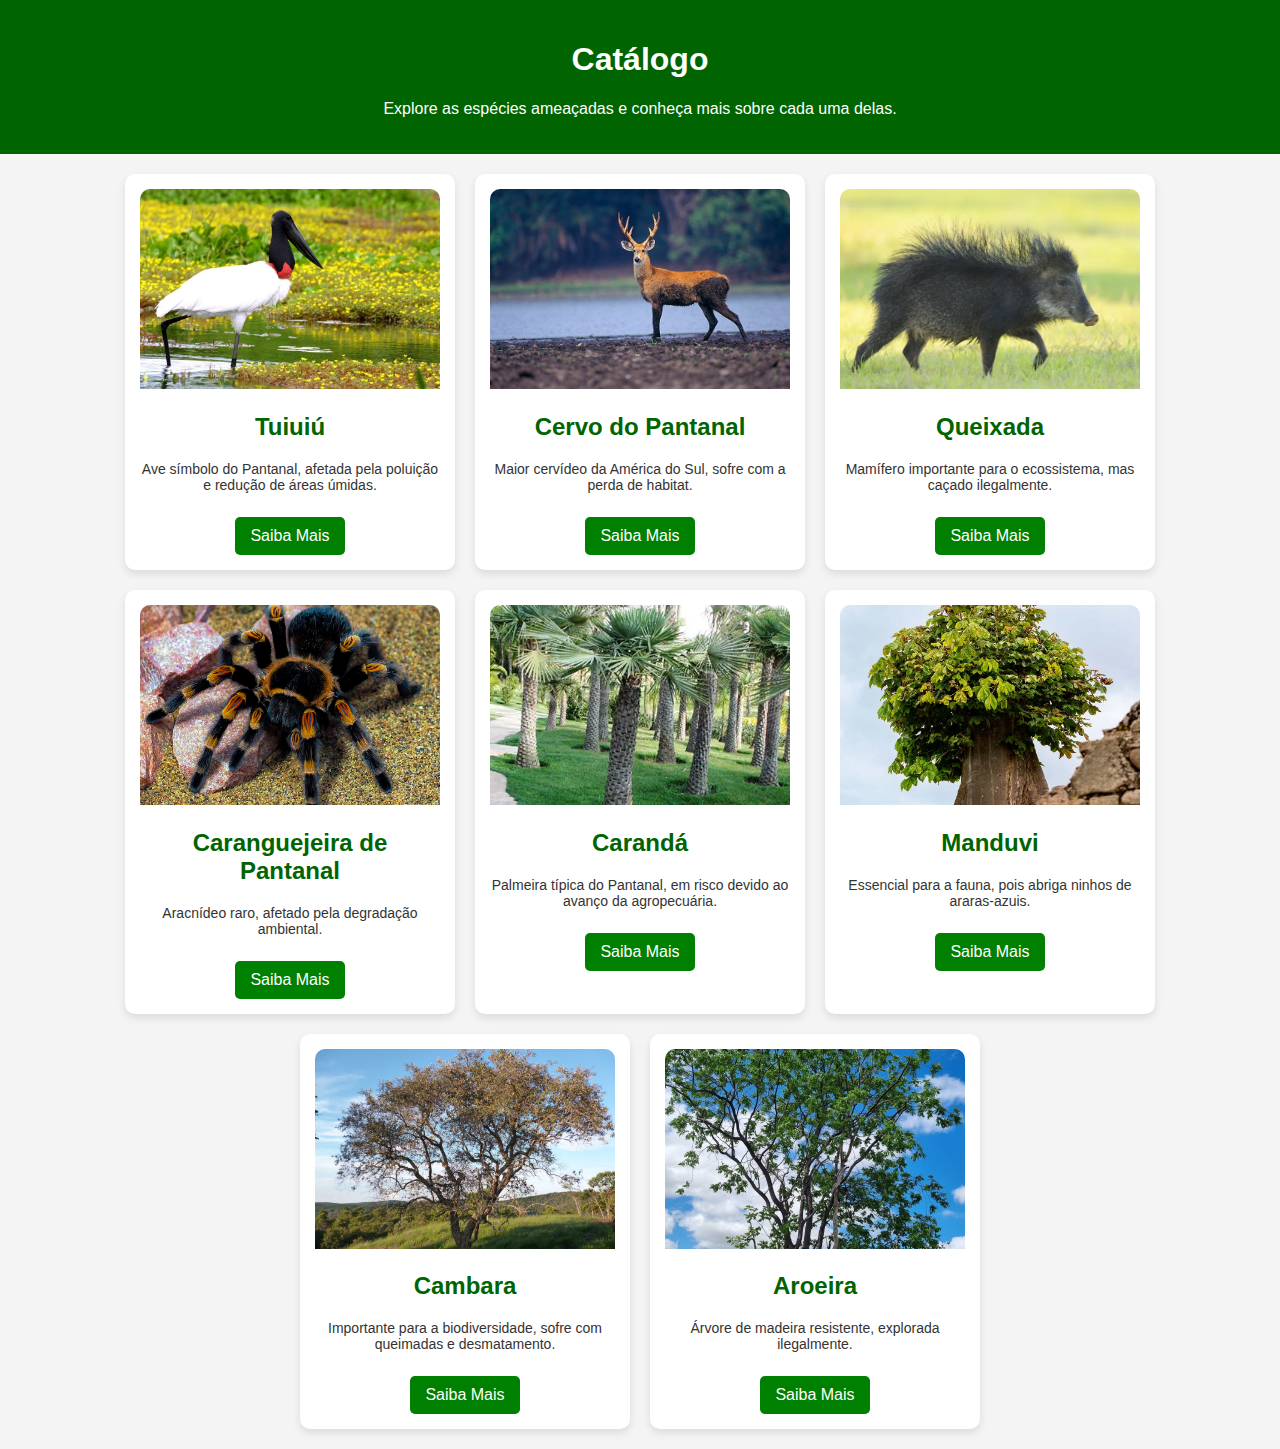
<file: pantanal.html>
<!DOCTYPE html>
<html lang="pt-BR">
<head>
    <meta charset="UTF-8">
    <meta name="viewport" content="width=device-width, initial-scale=1.0">
    <title>Catálogo de Animais</title>
    <link rel="stylesheet" href="pantanal.css">
</head>
<body>
    
    <header>
        <h1>Catálogo</h1>
        <p>Explore as espécies ameaçadas e conheça mais sobre cada uma delas.</p>
    </header>
    
    <section class="catalogo">
        <div class="card">
            <img src="./pantanal/tuiuiu.webp" alt="Tuiuiú">
            <h2>Tuiuiú</h2>
            <p> Ave símbolo do Pantanal, afetada pela poluição e redução de áreas úmidas.</p>
            <a href="#">Saiba Mais</a>
        </div>

        <div class="card">
            <img src="./pantanal/cervo.jpg" alt="Cervo-do-pantanal">
            <h2>Cervo do Pantanal</h2>
            <p>Maior cervídeo da América do Sul, sofre com a perda de habitat.</p>
            <a href="#">Saiba Mais</a>
        </div>

        <div class="card">
            <img src="./pantanal/queixada.webp" alt="Queixada">
            <h2>Queixada</h2>
            <p>Mamífero importante para o ecossistema, mas caçado ilegalmente.</p>
            <a href="#">Saiba Mais</a>
        </div>

        <div class="card">
            <img src="./pantanal/aranha.jpg" alt="Caranguejeira-de-pantanal">
            <h2>Caranguejeira de Pantanal</h2>
            <p>Aracnídeo raro, afetado pela degradação ambiental.</p>
            <a href="#">Saiba Mais</a>
        </div>

        <div class="card">
            <img src="./pantanal/caranda.webp" alt="Caranda">
            <h2>Carandá</h2>
            <p>Palmeira típica do Pantanal, em risco devido ao avanço da agropecuária.</p>
            <a href="#">Saiba Mais</a>
        </div>

        <div class="card">
            <img src="./pantanal/manduvi.webp" alt="manduvi">
            <h2>Manduvi</h2>
            <p>Essencial para a fauna, pois abriga ninhos de araras-azuis.</p>
            <a href="#">Saiba Mais</a>
        </div>

        <div class="card">
            <img src="./pantanal/cambara.jpg" alt="Cambara">
            <h2>Cambara</h2>
            <p>Importante para a biodiversidade, sofre com queimadas e desmatamento.</p>
            <a href="#">Saiba Mais</a>
        </div>

        <div class="card">
            <img src="./pantanal/aroeira.jpeg" alt="Aroeira">
            <h2>Aroeira</h2>
            <p>Árvore de madeira resistente, explorada ilegalmente.</p>
            <a href="#">Saiba Mais</a>
        </div>
    </section>
</body>
</html>
</file>
<file: styles.css>
/* Importação de fontes */
@import url('https://fonts.googleapis.com/css2?family=Roboto:wght@400;700&family=Merriweather:wght@400;700&display=swap');

/* Estilos Globais */
* {
    margin: 0;
    padding: 0;
    box-sizing: border-box;
}

body {
    font-family: 'Roboto', sans-serif;
    line-height: 1.6;
    color: #333;
    background-color: #f9f9f9;
    scroll-behavior: smooth;
}

a {
    text-decoration: none;
    color: #006400;
}

a:hover {
    color: #228B22;
}


/* Cabeçalho */
.hero {
    background: linear-gradient(rgba(0, 0, 0, 0.5), rgba(0, 0, 0, 0.7)), url('./image/mata.jpg') no-repeat center center/cover;
    color: #fff;
    padding: 100px 0;
    text-align: center;
    position: relative;
}

.hero h1 {
    font-family: 'Merriweather', serif;
    font-size: 3.5rem;
    margin-bottom: 20px;
    animation: fadeIn 1.5s ease-in;
}

.hero p {
    font-size: 1.2rem;
    margin-bottom: 30px;
}


.cta-button {
    background-color: #006400;
    color: #fff;
    padding: 12px 25px;
    border-radius: 25px;
    font-size: 1rem;
    font-weight: 700;
    transition: background-color 0.3s ease;
}

.cta-button:hover {
    background-color: #228B22;
    transform: scale(1.05);
}


/* Navegação */
.navigation {
    display: flex;
    justify-content: space-between;
    align-items: center;
    background-color: #006400;
    padding: 10px 20px;
    position: fixed;
    top: 0;
    z-index: 1000;
    width: 100%;
}

.navigation .logo img {
    height: 50px;
}

.navigation .menu {
    display: flex;
    list-style: none;
}

.navigation .menu li {
    margin: 0 15px;
}

.navigation .menu li a {
    color: #fff;
    font-weight: 700;
    transition: color 0.3s ease;
}

.navigation .menu li a:hover {
    color: #FFD700;
}

/* Seção Sobre */
.about {
    background-color: #fff;
    padding: 50px 20px;
    text-align: center;
}

.about h2 {
    font-size: 2.5rem;
    color: #006400;
    margin-bottom: 20px;
}

.about p {
    font-size: 1.1rem;
    margin-bottom: 20px;
}

/* Seção Biomas */
.biomes {
    padding: 50px 20px;
    background-color: #f0f0f0;
    text-align: center;
    
}

.biomes h2 {
    font-size: 2.5rem;
    color: #006400;
    margin-bottom: 20px;
}

.biomes-grid {
    display: grid;
    grid-template-columns: repeat(3, 1fr); 
 
    gap: 30px;
    margin-top: 30px;
    justify-items: center; 
}

@media (max-width: 480px) {
    .biomes-grid {
        grid-template-columns: 1fr; 
    }
}

.biome:hover {
    transform: translateY(-10px);
}

.biome {
    background: #fff;
    border-radius: 10px;
    box-shadow: 0 10px 20px rgba(0, 0, 0, 0.2);
    overflow: hidden;
    transition: transform 0.3s ease;
    width: 400px; 
    height: 350px;
    transition: transform 0.3s ease, box-shadow 0.3s ease;
}


.biome-img {
    width: 100%;
    height: 180px;
    object-fit: cover;
    
}

.biome h3 {
    font-size: 1.5rem;
    color: #228B22;
    margin: 10px 0;
}

.biome p {
    font-size: 1rem;
    padding: 0 10px;
    flex-grow: 1;
}

.learn-more {
    display: inline-block;
    margin: 10px 0 20px;
    color: #006400;
    font-weight: bold;
}

.gallery {
    background-color: #3e743e84;
    padding: 50px 20px;
    margin: 0 auto;
    
}

.gallery h2 {
    font-size: 2.5rem;
    color: #006400;
    text-align: center;
    margin-bottom: 0px;
}

.gallery p {
    text-align: center;
    margin-bottom: 30px;
}
.gallery-grid {
    display: grid;
    grid-template-columns: repeat(auto-fit, minmax(200px, 1fr));
    gap: 10px;
    
}

.gallery-grid img {
    width: 100%;
    height: 250px;
    object-fit: cover;
    border-radius: 10px;
    box-shadow: 0 2px 5px rgba(0, 0, 0, 0.1);
}


.dados {
    background-color: #f9f9f9;
    padding: 50px 20px;
    text-align: center;
}

.dados img {
    width: 45%;
    height: 250px;
    object-fit: cover;
    border-radius: 10px;
    box-shadow: 0 2px 5px rgba(0, 0, 0, 0.1);
}

.dados h2 {
    font-size: 2.5rem;
    color: #006400;
    margin-bottom: 20px;
}

.dados-list {
    list-style: none;
    margin: 0 auto;
    padding: 0;
    display: flex; 
    flex-wrap: wrap; 
    justify-content: center;
}

.dados li {
    background: #fff;
    margin-bottom: 20px;
    padding: 15px; 
    border-radius: 10px;
    box-shadow: 0 4px 6px rgba(0, 0, 0, 0.1);
    max-width: 100%;
    display: inline-block; 
    width: 100%; 
    text-align: center; 
}

.dados-list li h3 {
    font-size: 1.5rem;
    color: #006400;
    margin-bottom: 10px;
}

.dados-list li p {
    font-size: 1rem;
    margin-bottom: 10px;
    color: #555;
}

.dados-list li a {
    color: #228B22;
    font-weight: bold;
    display: inline-block;
    margin-top: 10px;
}


.contact h2{
    text-align: center;
    margin-top: 20px;
}

.contact p, ul{
    text-align: center;
}

.contact-form {
    margin-top: 20px;
}

.contact-form input, .contact-form textarea {
    width: 100%;
    padding: 10px;
    margin-bottom: 10px;
    border: 1px solid #ccc;
    border-radius: 5px;
}

.contact-form button {
    width: 100%;
    padding: 10px;
    background-color: #033a03;
    color: #fff;
    border: none;
    border-radius: 50px;
    font-size: 1rem;
    cursor: pointer;
    transition: background-color 0.3s ease;
}

.contact-form button:hover {
    background-color: #228B22;
}

.container {
    width: 90%;
    max-width: 1200px;
    margin: 0 auto;
}

footer {
    background-color: #006400;
    color: #fff;
    padding: 20px 0;
    text-align: center;
    margin-top: 20px
    
}

footer ul {
    list-style: none;
    margin: 0px;
    padding: 0;
    display: flex;
    justify-content: center;
    gap: 20px;
}

footer ul li a {
    color: #FFD700;
}

footer ul li a:hover {
    color: #fff;
}
</file>
<file: admin.css>
body {
    font-family: 'Roboto', sans-serif;
    margin: 0;
    padding: 0;
    background-color: #f4f4f4;
}

.hero {
    background: linear-gradient(rgba(0, 0, 0, 0.5), rgba(0, 0, 0, 0.5)), url('./image/mata.jpg') center/cover;
    padding: 20px 0;
    text-align: center;
    color: white;
}

.navigation {
    display: flex;
    justify-content: space-between;
    align-items: center;
    padding: 0 20px;
}

.logo img {
    width: 100px;
}

.menu {
    list-style: none;
    padding: 0;
}

.menu li {
    display: inline;
    margin-left: 20px;
}

.menu a {
    text-decoration: none;
    color: #ffffff;
    font-weight: bold;
    font-size: 18px;
}

.container {
    max-width: 800px;
    margin: 30px auto;
    background: #fff;
    padding: 10px;
    border-radius: 10px;
    box-shadow: 0 4px 15px rgba(0, 0, 0, 0.1);
}

.form-section h2, .lista-usuarios h2 {
    text-align: center;
    color: #333;
    font-size: 24px;
}

form {
    display: flex;
    flex-direction: column;
    gap: 10px;
}

label {
    font-weight: bold;
    margin-top: 10px;
}

input[type="text"],
input[type="email"],
input[type="password"], 
input[type="tel"] {
    padding: 12px;
    border: 1px solid #ccc;
    border-radius: 5px;
    font-size: 16px;
}

button {
    margin-top: 15px;
    padding: 12px;
    background-color: #006400;
    color: white;
    border: none;
    border-radius: 5px;
    cursor: pointer;
    font-size: 16px;
    transition: background 0.3s;
}

button:hover {
    background-color: #219150;
}

.lista-usuarios {
    margin-top: 30px;
}

#pesquisa {
    width: 97%;
    padding: 12px;
    border: 1px solid #ccc;
    border-radius: 5px;
    font-size: 16px;
}

#lista {
    list-style: none;
    padding: 0;
}

#lista li {
    display: flex;
    justify-content: space-between;
    align-items: center;
    background: #ecf0f1;
    padding: 12px;
    margin-top: 8px;
    border-radius: 5px;
    flex-wrap: wrap;
}

#lista li div {
    flex: 1;
}

#lista li button {
    background-color: #e74c3c;
    border: none;
    padding: 6px 12px;
    cursor: pointer;
    color: white;
    border-radius: 5px;
    font-size: 14px;
}


#limpar-lista {
    background-color: #e67e22;
    width: 100%;
    padding: 12px;
    font-size: 16px;
}

#limpar-lista:hover {
    background-color: #d35400;
}


footer {
    background-color: #006400;
    color: #000000;
    padding: 20px 0;
    text-align: center;
    margin-top: 20px
    
}

footer ul {
    list-style: none;
    margin: 0px;
    padding: 0;
    display: flex;
    justify-content: center;
    gap: 20px;
}

footer ul li a {
    color: #006400;
}

footer ul li a:hover {
    color: #fff;
}
</file>
<file: amazonia.css>
body {
    font-family: Arial, sans-serif;
    margin: 0;
    padding: 0;
    background-color: #f4f4f4;
    text-align: center;
}


header {
    background-color: #006400;
    color: white;
    padding: 20px;
}

.catalogo {
    display: flex;
    flex-wrap: wrap;
    justify-content: center;
    gap: 20px;
    padding: 20px;
}

.card {
    background: white;
    border-radius: 10px;
    box-shadow: 0 4px 8px rgba(0, 0, 0, 0.1);
    overflow: hidden;
    width: 300px;
    text-align: center;
    padding: 15px;
}

.card img {
    width: 100%;
    height: 200px;
    object-fit: cover;
    border-radius: 10px 10px 0 0;
}

.card h2 {
    color: #006400;
}

.card p {
    color: #333;
    font-size: 14px;
}

.card a {
    display: inline-block;
    margin-top: 10px;
    padding: 10px 15px;
    background-color: #008000;
    color: white;
    text-decoration: none;
    border-radius: 5px;
    transition: background 0.3s;
}

.card a:hover {
    background-color: #004d00;
}

@media (max-width: 768px) {
    .catalogo {
        flex-direction: column;
        align-items: center;
    }
}
</file>
<file: atlantica.css>
body {
    font-family: Arial, sans-serif;
    margin: 0;
    padding: 0;
    background-color: #f4f4f4;
    text-align: center;
}


header {
    background-color: #006400;
    color: white;
    padding: 20px;
}

.catalogo {
    display: flex;
    flex-wrap: wrap;
    justify-content: center;
    gap: 20px;
    padding: 20px;
}

.card {
    background: white;
    border-radius: 10px;
    box-shadow: 0 4px 8px rgba(0, 0, 0, 0.1);
    overflow: hidden;
    width: 300px;
    text-align: center;
    padding: 15px;
}

.card img {
    width: 100%;
    height: 200px;
    object-fit: cover;
    border-radius: 10px 10px 0 0;
}

.card h2 {
    color: #006400;
}

.card p {
    color: #333;
    font-size: 14px;
}

.card a {
    display: inline-block;
    margin-top: 10px;
    padding: 10px 15px;
    background-color: #008000;
    color: white;
    text-decoration: none;
    border-radius: 5px;
    transition: background 0.3s;
}

.card a:hover {
    background-color: #004d00;
}

@media (max-width: 768px) {
    .catalogo {
        flex-direction: column;
        align-items: center;
    }
}
</file>
<file: caatinga.css>
body {
    font-family: Arial, sans-serif;
    margin: 0;
    padding: 100;
    background-color: #f4f4f4;
    text-align: center;
}


header {
    background-color: #006400;
    color: white;
    padding: 10px; 
}

.navigation {
    display: flex;
    justify-content: space-between; 
    align-items: center; 
    padding: 5px 0; 
    color: white;
}


.menu {
    list-style: none;
    padding: 0;
    display: flex;
}

.menu li {
    margin: 0 15px;
}

.menu a {
    text-decoration: none;
    color: #ffffff;
    font-weight: bold;
}

.catalogo {
    display: flex;
    flex-wrap: wrap;
    justify-content: center;
    gap: 20px;
    padding: 20px;
}

.card {
    background: white;
    border-radius: 10px;
    box-shadow: 0 4px 8px rgba(0, 0, 0, 0.1);
    overflow: hidden;
    width: 300px;
    text-align: center;
    padding: 15px;
}

.card img {
    width: 100%;
    height: 200px;
    object-fit: cover;
    border-radius: 10px 10px 0 0;
}

.card h2 {
    color: #006400;
}

.card p {
    color: #333;
    font-size: 14px;
}

.card a {
    display: inline-block;
    margin-top: 10px;
    padding: 10px 15px;
    background-color: #008000;
    color: white;
    text-decoration: none;
    border-radius: 5px;
    transition: background 0.3s;
}

.card a:hover {
    background-color: #004d00;
}

@media (max-width: 768px) {
    .catalogo {
        flex-direction: column;
        align-items: center;
    }
}
</file>
<file: stylecadastro.css>
body {
    font-family: Arial, sans-serif;
    margin: 0;
    padding: 0;
    background: linear-gradient(rgba(0, 0, 0, 0.5), rgba(0, 0, 0, 0.7)), url('./image/fundocadastro.jpg') no-repeat center center/cover;
    background-size: cover;
}

.hero {
    background-color: #006400;
    padding: 20px;
    text-align: center;
    position: relative;
}

.navigation {
    display: flex;
    justify-content: space-between; 
    align-items: center; 
    padding: px 10px; 
    color: white;
}

.logo img {
    height: 50px;
}

.menu {
    list-style: none;
    padding: 0;
    display: flex;
}

.menu li {
    margin: 0 15px;
}

.menu a {
    text-decoration: none;
    color: #ffffff;
    font-weight: bold;
}

.container {
    max-width: 400px;
    margin: 50px auto;
    padding: 20px;
    background: white;
    border-radius: 8px;
    box-shadow: 0px 0px 10px rgba(0, 0, 0, 0.1);
}

h2 {
    text-align: center;
    color: #333;
}

.register-form {
    display: flex;
    flex-direction: column;
}

label {
    margin-top: 10px;
    font-weight: bold;
}

input {
    padding: 10px;
    margin-top: 5px;
    border: 1px solid #ccc;
    border-radius: 5px;
}

button {
    margin-top: 20px;
    padding: 10px;
    background: #006400;
    color: white;
    border: none;
    border-radius: 5px;
    cursor: pointer;
    font-size: 16px;
}

button:hover {
    background: #006400;
}

p {
    text-align: center;
    margin-top: 10px;
}

p a {
    color: #006400;
    text-decoration: none;
    font-weight: bold;
}

p a:hover {
    text-decoration: underline;
}
</file>
<file: cerrado.css>
body {
    font-family: Arial, sans-serif;
    margin: 0;
    padding: 0;
    background-color: #f4f4f4;
    text-align: center;
}


header {
    background-color: #006400;
    color: white;
    padding: 20px;
}

.catalogo {
    display: flex;
    flex-wrap: wrap;
    justify-content: center;
    gap: 20px;
    padding: 20px;
}

.card {
    background: white;
    border-radius: 10px;
    box-shadow: 0 4px 8px rgba(0, 0, 0, 0.1);
    overflow: hidden;
    width: 300px;
    text-align: center;
    padding: 15px;
}

.card img {
    width: 100%;
    height: 200px;
    object-fit: cover;
    border-radius: 10px 10px 0 0;
}

.card h2 {
    color: #006400;
}

.card p {
    color: #333;
    font-size: 14px;
}

.card a {
    display: inline-block;
    margin-top: 10px;
    padding: 10px 15px;
    background-color: #008000;
    color: white;
    text-decoration: none;
    border-radius: 5px;
    transition: background 0.3s;
}

.card a:hover {
    background-color: #004d00;
}

@media (max-width: 768px) {
    .catalogo {
        flex-direction: column;
        align-items: center;
    }
}
</file>
<file: stylelogin.css>
body {
    font-family: Arial, sans-serif;
    background: linear-gradient(rgba(0, 0, 0, 0.5), rgba(0, 0, 0, 0.7)), url('./image/fundologin.jpg') no-repeat center center/cover;
    background-size: cover;
    height: 100vh;
    margin: 0;
    display: flex;
    justify-content: center;
    align-items: center;
}

.login-container {
    background: #ffffff;
    padding: 2rem;
    border-radius: 10px;
    box-shadow: 0 4px 10px rgba(0, 0, 0, 0.1);
    text-align: center;
    width: 300px;
}

h2 {
    margin-bottom: 10px;
    color: #333;
}

p {
    color: #666;
    font-size: 14px;
}

.input-group {
    margin: 15px 0;
    text-align: left;
}

.input-group label {
    display: block;
    font-size: 14px;
    color: #333;
    margin-bottom: 5px;
}

.input-group input {
    width: 93%;
    padding: 10px;
    border: 1px solid #ccc;
    border-radius: 5px;
    font-size: 14px;
}

button {
    width: 100%;
    padding: 10px;
    background: #006400;
    border: none;
    color: white;
    font-size: 16px;
    border-radius: 5px;
    cursor: pointer;
    transition: background 0.3s ease;
}

button:hover {
    background: #006400;
}

.links {
    margin-top: 15px;
}

.links a {
    display: block;
    font-size: 14px;
    color: #006400;
    text-decoration: none;
    margin-top: 5px;
}

.links a:hover {
    text-decoration: underline;
}
</file>
<file: pampa.css>
body {
    font-family: Arial, sans-serif;
    margin: 0;
    padding: 0;
    background-color: #f4f4f4;
    text-align: center;
}


header {
    background-color: #006400;
    color: white;
    padding: 20px;
}

.catalogo {
    display: flex;
    flex-wrap: wrap;
    justify-content: center;
    gap: 20px;
    padding: 20px;
}

.card {
    background: white;
    border-radius: 10px;
    box-shadow: 0 4px 8px rgba(0, 0, 0, 0.1);
    overflow: hidden;
    width: 300px;
    text-align: center;
    padding: 15px;
}

.card img {
    width: 100%;
    height: 200px;
    object-fit: cover;
    border-radius: 10px 10px 0 0;
}

.card h2 {
    color: #006400;
}

.card p {
    color: #333;
    font-size: 14px;
}

.card a {
    display: inline-block;
    margin-top: 10px;
    padding: 10px 15px;
    background-color: #008000;
    color: white;
    text-decoration: none;
    border-radius: 5px;
    transition: background 0.3s;
}

.card a:hover {
    background-color: #004d00;
}

@media (max-width: 768px) {
    .catalogo {
        flex-direction: column;
        align-items: center;
    }
}
</file>
<file: pantanal.css>
body {
    font-family: Arial, sans-serif;
    margin: 0;
    padding: 0;
    background-color: #f4f4f4;
    text-align: center;
}


header {
    background-color: #006400;
    color: white;
    padding: 20px;
}

.catalogo {
    display: flex;
    flex-wrap: wrap;
    justify-content: center;
    gap: 20px;
    padding: 20px;
}

.card {
    background: white;
    border-radius: 10px;
    box-shadow: 0 4px 8px rgba(0, 0, 0, 0.1);
    overflow: hidden;
    width: 300px;
    text-align: center;
    padding: 15px;
}

.card img {
    width: 100%;
    height: 200px;
    object-fit: cover;
    border-radius: 10px 10px 0 0;
}

.card h2 {
    color: #006400;
}

.card p {
    color: #333;
    font-size: 14px;
}

.card a {
    display: inline-block;
    margin-top: 10px;
    padding: 10px 15px;
    background-color: #008000;
    color: white;
    text-decoration: none;
    border-radius: 5px;
    transition: background 0.3s;
}

.card a:hover {
    background-color: #004d00;
}

@media (max-width: 768px) {
    .catalogo {
        flex-direction: column;
        align-items: center;
    }
}
</file>
